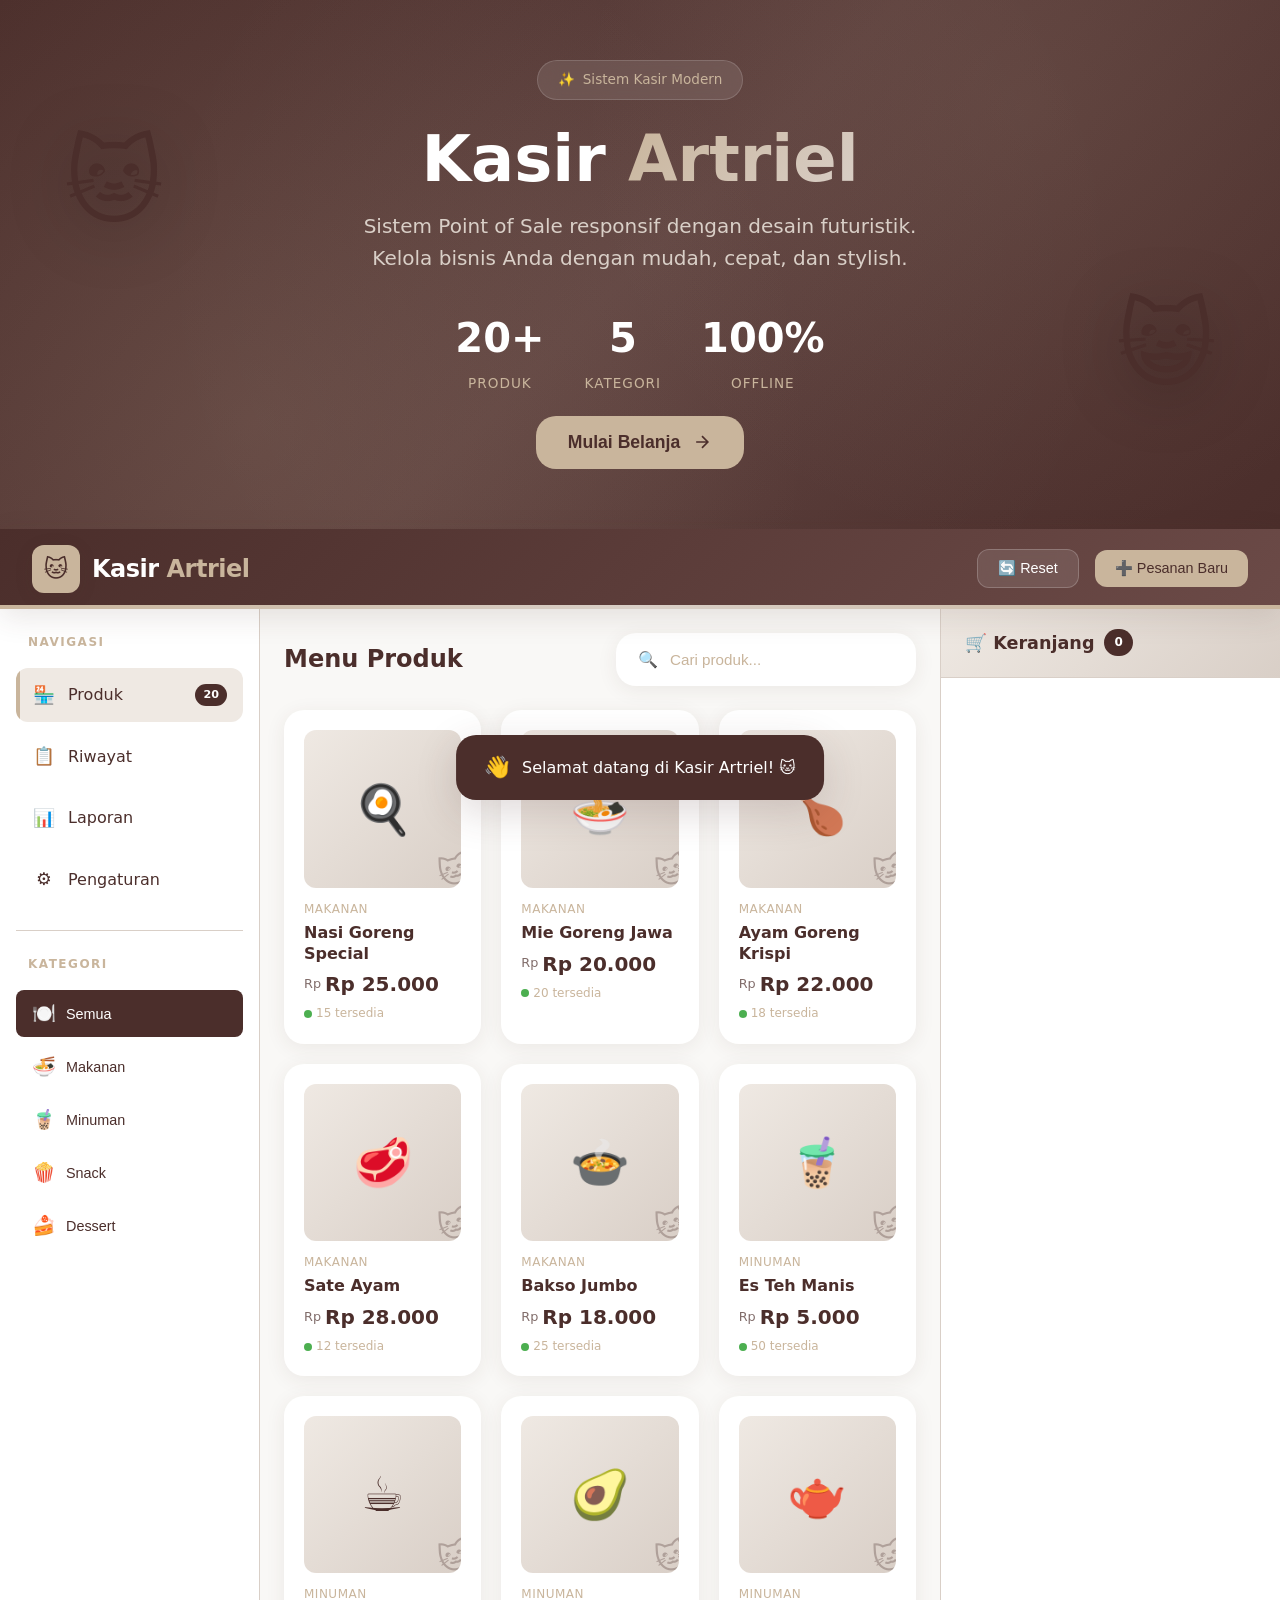
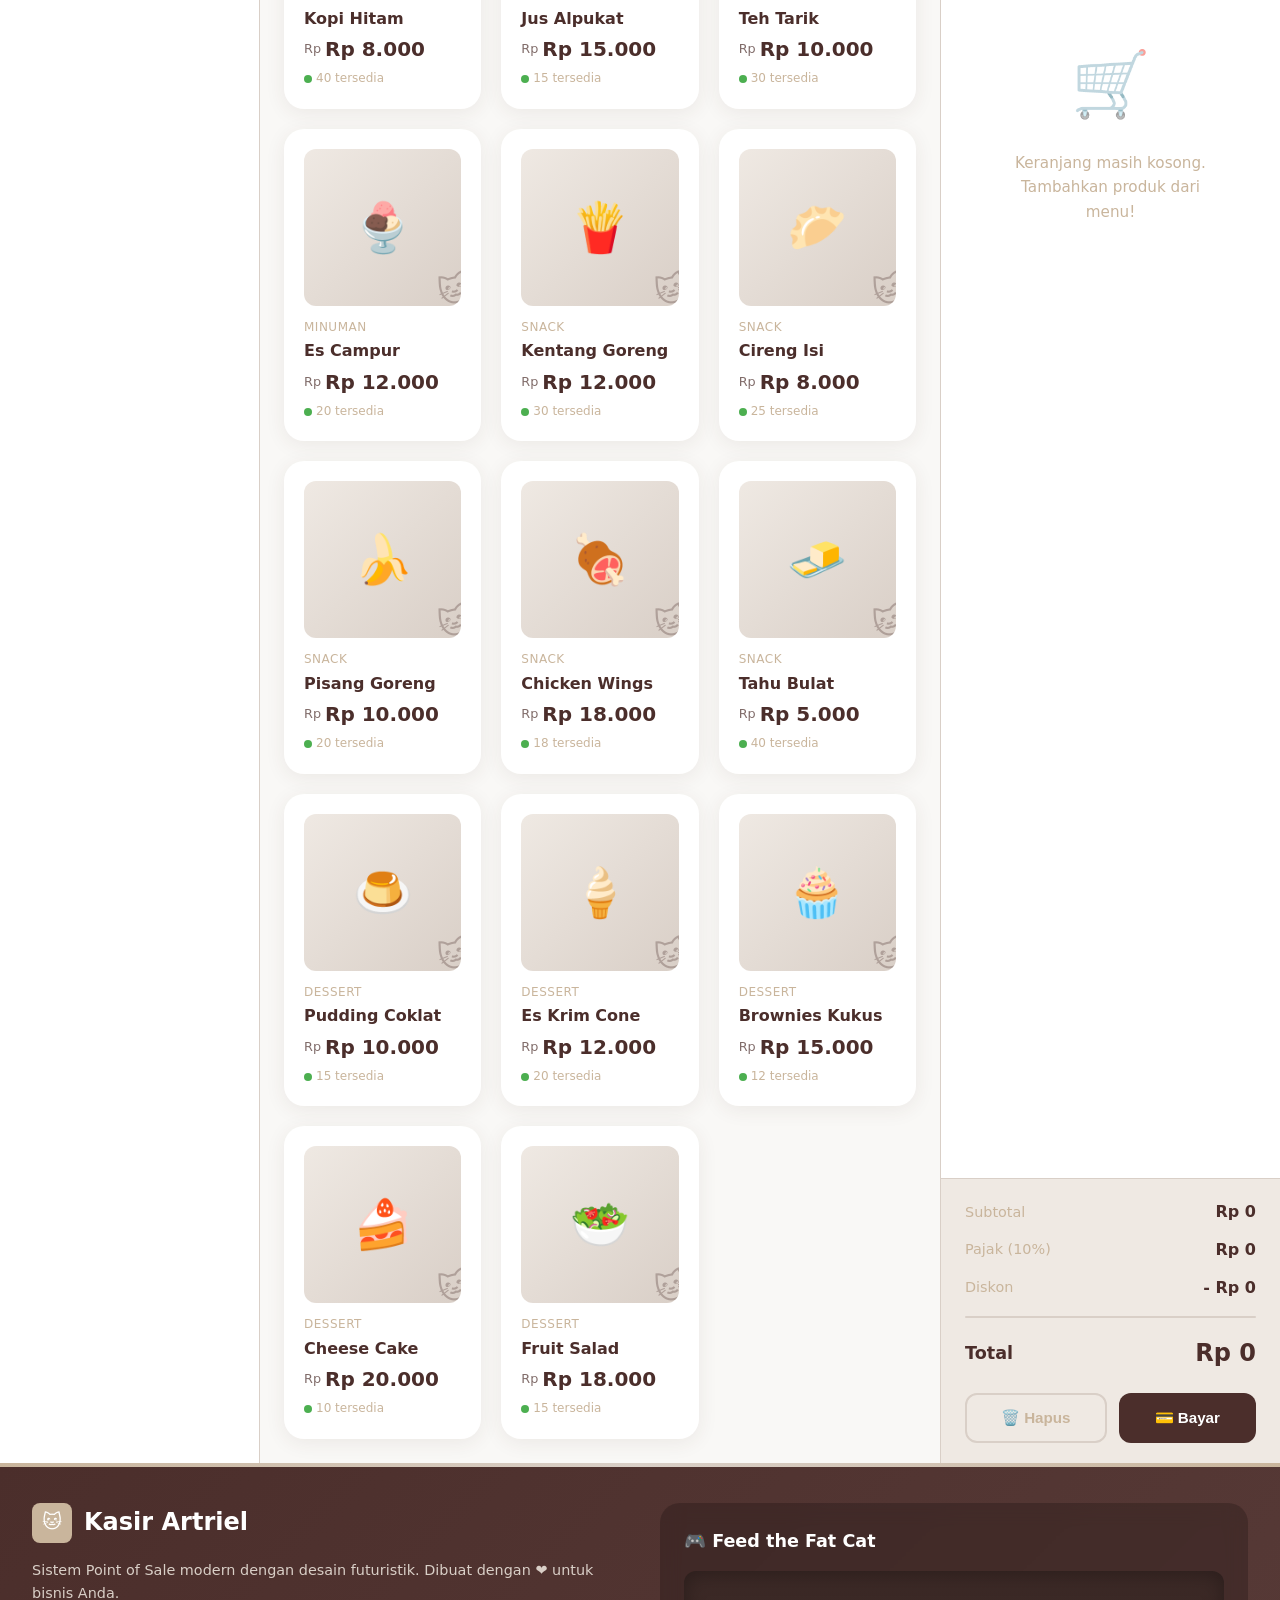
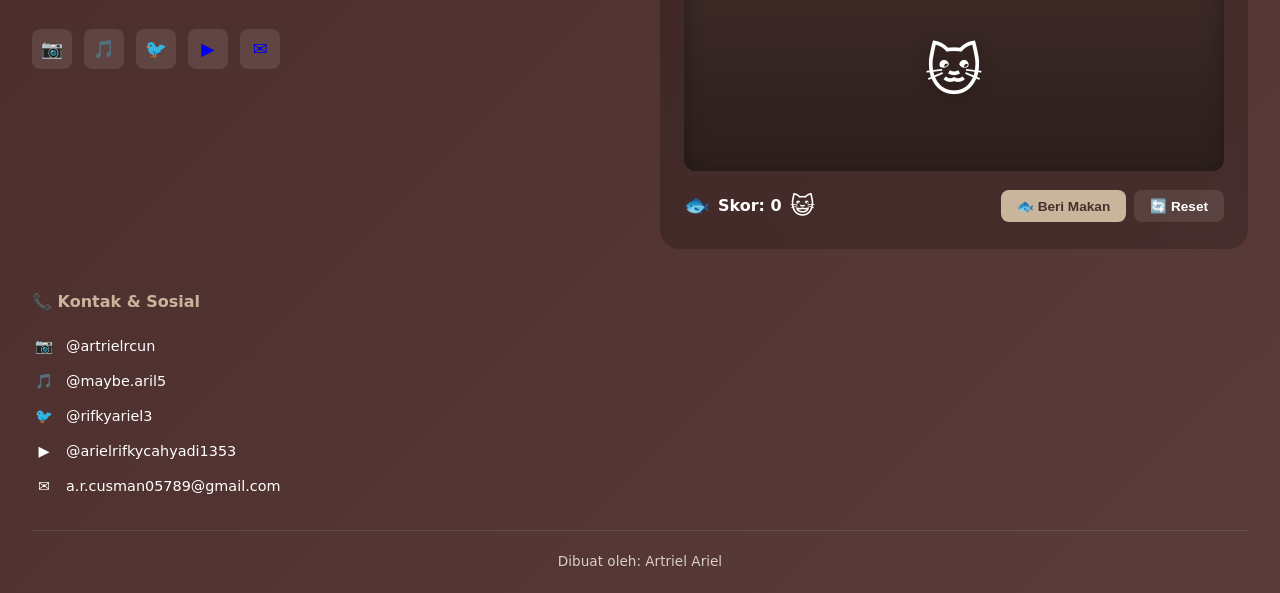
<file: kasir-artriel/index.html>
<!DOCTYPE html>
<html lang="id">
<head>
  <meta charset="UTF-8">
  <meta name="viewport" content="width=device-width, initial-scale=1.0">
  <title>Kasir Artriel - Sistem Point of Sale</title>
  
  <!-- External Stylesheet -->
  <link rel="stylesheet" href="style.css">
  
  <!-- Preconnect for fonts -->
  <link rel="preconnect" href="https://fonts.googleapis.com">
  <link rel="preconnect" href="https://fonts.gstatic.com" crossorigin>
</head>
<body>
  <!-- ========================================
       HERO SECTION - Landing Page
       ======================================== -->
  <section class="hero">
    <!-- Floating Cats -->
    <div class="hero-cat left">🐱</div>
    <div class="hero-cat right">😺</div>
    
    <div class="hero-content">
      <div class="hero-badge">
        <span>✨</span>
        <span>Sistem Kasir Modern</span>
      </div>
      
      <h1 class="hero-title">
        Kasir <span>Artriel</span>
      </h1>
      
      <p class="hero-subtitle">
        Sistem Point of Sale responsif dengan desain futuristik. 
        Kelola bisnis Anda dengan mudah, cepat, dan stylish.
      </p>
      
      <div class="hero-stats">
        <div class="hero-stat">
          <span class="hero-stat-value">20+</span>
          <span class="hero-stat-label">Produk</span>
        </div>
        <div class="hero-stat">
          <span class="hero-stat-value">5</span>
          <span class="hero-stat-label">Kategori</span>
        </div>
        <div class="hero-stat">
          <span class="hero-stat-value">100%</span>
          <span class="hero-stat-label">Offline</span>
        </div>
      </div>
      
      <button class="hero-cta" id="startShoppingBtn">
        <span>Mulai Belanja</span>
        <svg viewBox="0 0 24 24" fill="none" stroke="currentColor" stroke-width="2">
          <path d="M5 12h14M12 5l7 7-7 7"/>
        </svg>
      </button>
    </div>
  </section>

  <!-- ========================================
       MAIN APPLICATION CONTAINER
       ======================================== -->
  <div class="app-container">
    
    <!-- HEADER -->
    <header class="header">
      <div class="logo">
        <div class="logo-icon">🐱</div>
        <div class="logo-text">Kasir <span>Artriel</span></div>
      </div>
      <div class="header-actions">
        <button class="header-btn" id="resetBtn">🔄 Reset</button>
        <button class="header-btn primary" id="newOrderBtn">➕ Pesanan Baru</button>
      </div>
    </header>

    <!-- SIDEBAR - LEFT COLUMN -->
    <aside class="sidebar">
      <div class="sidebar-title">Navigasi</div>
      
      <div class="nav-item active" data-view="products">
        <span class="nav-icon">🏪</span>
        <span>Produk</span>
        <span class="nav-badge">20</span>
      </div>
      
      <div class="nav-item" data-view="history">
        <span class="nav-icon">📋</span>
        <span>Riwayat</span>
      </div>
      
      <div class="nav-item" data-view="reports">
        <span class="nav-icon">📊</span>
        <span>Laporan</span>
      </div>
      
      <div class="nav-item" data-view="settings">
        <span class="nav-icon">⚙️</span>
        <span>Pengaturan</span>
      </div>

      <div class="sidebar-divider"></div>

      <div class="sidebar-title">Kategori</div>
      
      <div class="category-filters">
        <button class="category-btn active" data-category="all">
          <span class="emoji">🍽️</span>
          <span>Semua</span>
        </button>
        <button class="category-btn" data-category="makanan">
          <span class="emoji">🍜</span>
          <span>Makanan</span>
        </button>
        <button class="category-btn" data-category="minuman">
          <span class="emoji">🧋</span>
          <span>Minuman</span>
        </button>
        <button class="category-btn" data-category="snack">
          <span class="emoji">🍿</span>
          <span>Snack</span>
        </button>
        <button class="category-btn" data-category="dessert">
          <span class="emoji">🍰</span>
          <span>Dessert</span>
        </button>
      </div>
    </aside>

    <!-- MAIN CONTENT - CENTER COLUMN -->
    <main class="main-content">
      <div class="content-header">
        <h1 class="content-title">Menu Produk</h1>
        <div class="search-box">
          <span>🔍</span>
          <input type="text" id="searchInput" placeholder="Cari produk...">
        </div>
      </div>

      <div class="product-grid" id="productGrid">
        <!-- Products will be rendered here by JavaScript -->
      </div>
    </main>

    <!-- CART PANEL - RIGHT COLUMN -->
    <aside class="cart-panel">
      <div class="cart-header">
        <h2 class="cart-title">
          🛒 Keranjang
          <span class="cart-count" id="cartCount">0</span>
        </h2>
      </div>

      <div class="cart-items" id="cartItems">
        <!-- Cart items will be rendered here -->
        <div class="cart-empty">
          <div class="cart-empty-icon">🛒</div>
          <p class="cart-empty-text">Keranjang masih kosong.<br>Tambahkan produk dari menu!</p>
        </div>
      </div>

      <div class="cart-summary">
        <div class="summary-row">
          <span class="summary-label">Subtotal</span>
          <span class="summary-value" id="subtotal">Rp 0</span>
        </div>
        <div class="summary-row">
          <span class="summary-label">Pajak (10%)</span>
          <span class="summary-value" id="tax">Rp 0</span>
        </div>
        <div class="summary-row">
          <span class="summary-label">Diskon</span>
          <span class="summary-value" id="discount">- Rp 0</span>
        </div>
        
        <div class="summary-divider"></div>
        
        <div class="summary-total">
          <span class="summary-total-label">Total</span>
          <span class="summary-total-value" id="total">Rp 0</span>
        </div>

        <div class="cart-actions">
          <button class="cart-btn clear" id="clearCartBtn">🗑️ Hapus</button>
          <button class="cart-btn checkout" id="checkoutBtn">💳 Bayar</button>
        </div>
      </div>
    </aside>

    <!-- FOOTER -->
    <footer class="footer">
      <div class="footer-content">
        <!-- Brand & Social -->
        <div class="footer-brand">
          <div class="footer-logo">
            <div class="footer-logo-icon">🐱</div>
            <span>Kasir Artriel</span>
          </div>
          <p class="footer-tagline">
            Sistem Point of Sale modern dengan desain futuristik. 
            Dibuat dengan ❤️ untuk bisnis Anda.
          </p>
          <div class="footer-social">
            <a href="https://instagram.com/artrielrcun" target="_blank" class="social-link" title="Instagram">📷</a>
            <a href="https://tiktok.com/@maybe.aril5" target="_blank" class="social-link" title="TikTok">🎵</a>
            <a href="https://twitter.com/rifkyariel3" target="_blank" class="social-link" title="X">🐦</a>
            <a href="https://youtube.com/@arielrifkycahyadi1353" target="_blank" class="social-link" title="YouTube">▶️</a>
            <a href="mailto:a.r.cusman05789@gmail.com" class="social-link" title="Email">✉️</a>
          </div>
        </div>

        <!-- Mini-Game: Feed the Fat Cat -->
        <div class="minigame-container">
          <div class="minigame-title">
            🎮 Feed the Fat Cat
          </div>
          <div class="minigame-area" id="minigameArea">
            <div class="fat-cat" id="fatCat">🐱</div>
          </div>
          <div class="game-score">
            <div class="score-display">
              <span class="score-icon">🐟</span>
              <span>Skor: <strong id="gameScore">0</strong></span>
              <span class="cat-happiness" id="catHappiness">😺</span>
            </div>
            <div class="game-controls">
              <button class="game-btn feed" id="feedBtn">🐟 Beri Makan</button>
              <button class="game-btn reset" id="resetGameBtn">🔄 Reset</button>
            </div>
          </div>
        </div>

        <!-- Contact Details -->
        <div class="footer-contact">
          <div class="contact-title">📞 Kontak & Sosial</div>
          <div class="contact-item">
            <span class="contact-icon">📷</span>
            <span>@artrielrcun</span>
          </div>
          <div class="contact-item">
            <span class="contact-icon">🎵</span>
            <span>@maybe.aril5</span>
          </div>
          <div class="contact-item">
            <span class="contact-icon">🐦</span>
            <span>@rifkyariel3</span>
          </div>
          <div class="contact-item">
            <span class="contact-icon">▶️</span>
            <span>@arielrifkycahyadi1353</span>
          </div>
          <div class="contact-item">
            <span class="contact-icon">✉️</span>
            <span>a.r.cusman05789@gmail.com</span>
          </div>
        </div>
      </div>

      <div class="footer-bottom">
        Dibuat oleh: Artriel Ariel
      </div>
    </footer>
  </div>

  <!-- TOAST NOTIFICATION -->
  <div class="toast" id="toast">
    <span class="toast-icon">✅</span>
    <span class="toast-message" id="toastMessage">Produk ditambahkan!</span>
  </div>

  <!-- CHECKOUT MODAL -->
  <div class="modal-overlay" id="checkoutModal">
    <div class="modal">
      <div class="modal-icon">🎉</div>
      <h2 class="modal-title">Pesanan Selesai!</h2>
      <p class="modal-message" id="modalMessage">
        Terima kasih telah berbelanja di Kasir Artriel. 
        Total pembayaran: <strong id="modalTotal">Rp 0</strong>
      </p>
      <button class="modal-btn" id="closeModalBtn">Tutup</button>
    </div>
  </div>

  <!-- External JavaScript -->
  <script src="script.js"></script>
</body>
</html>
</file>
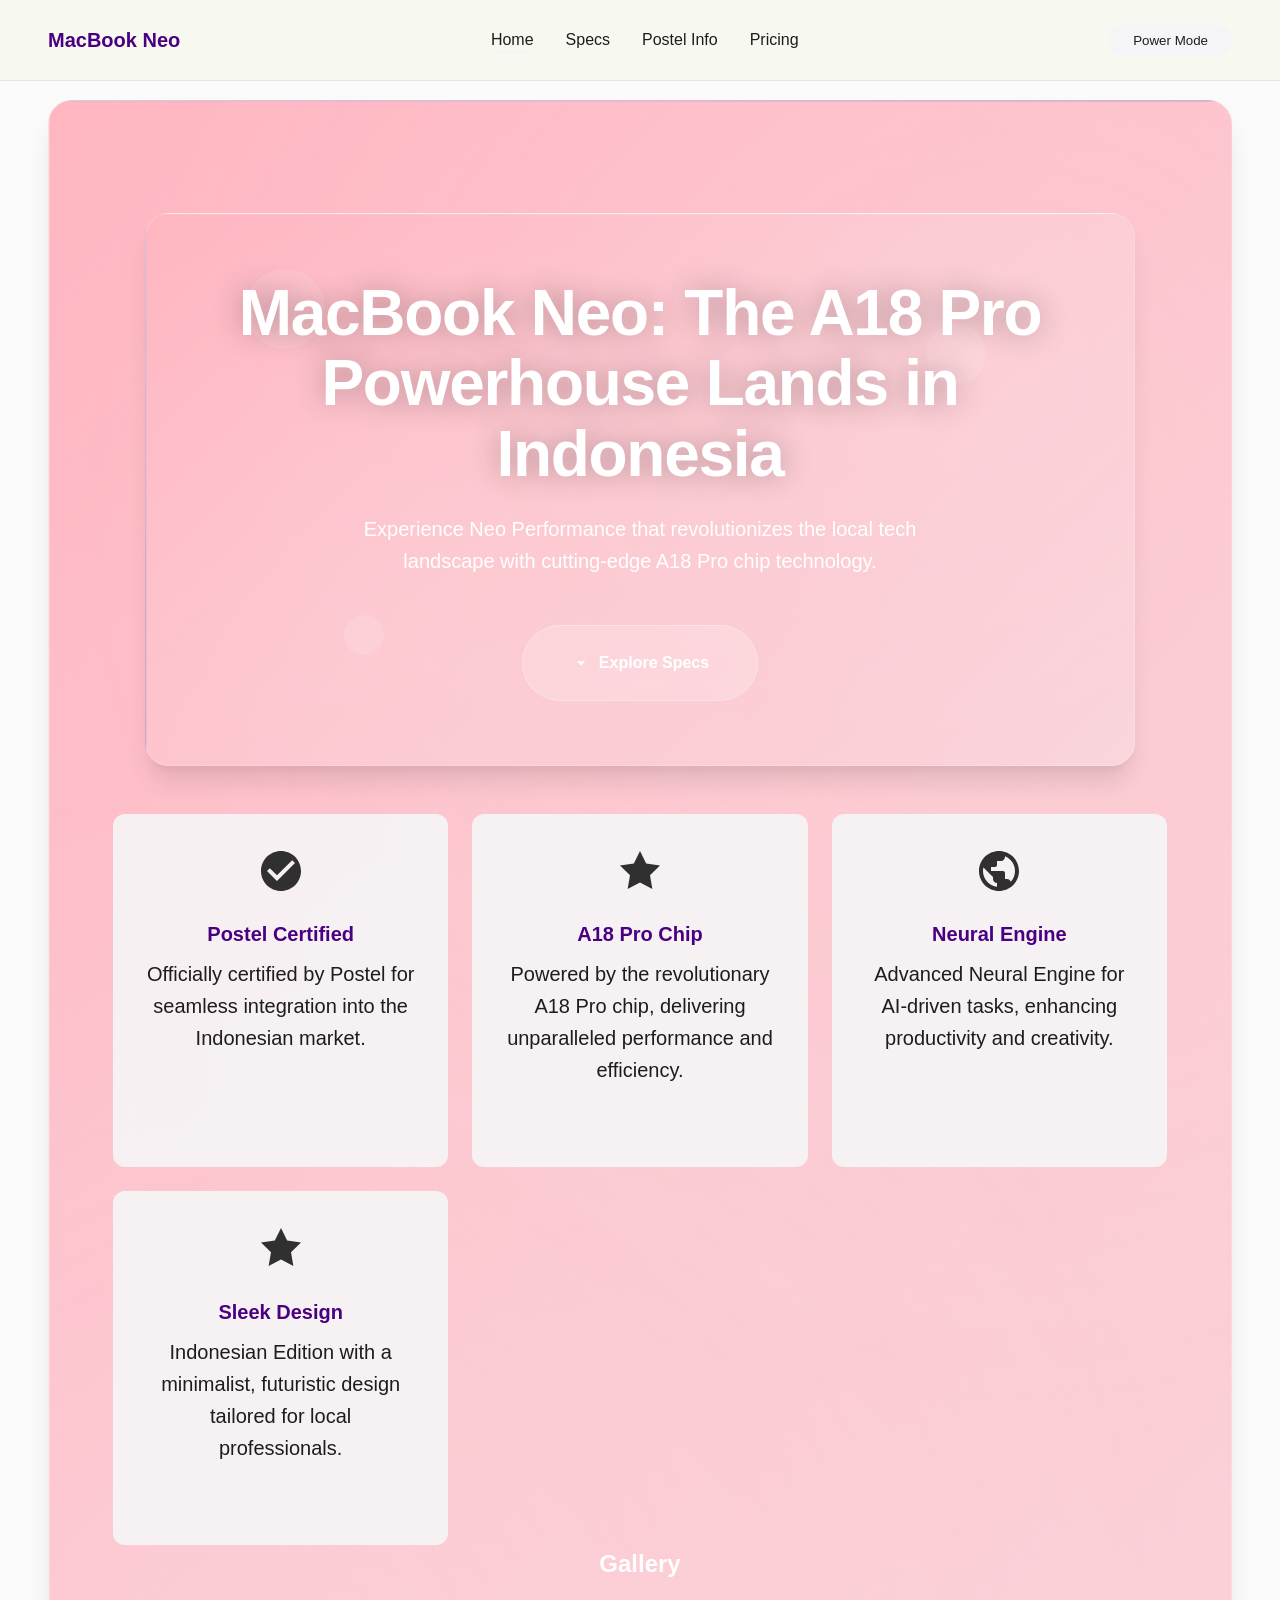
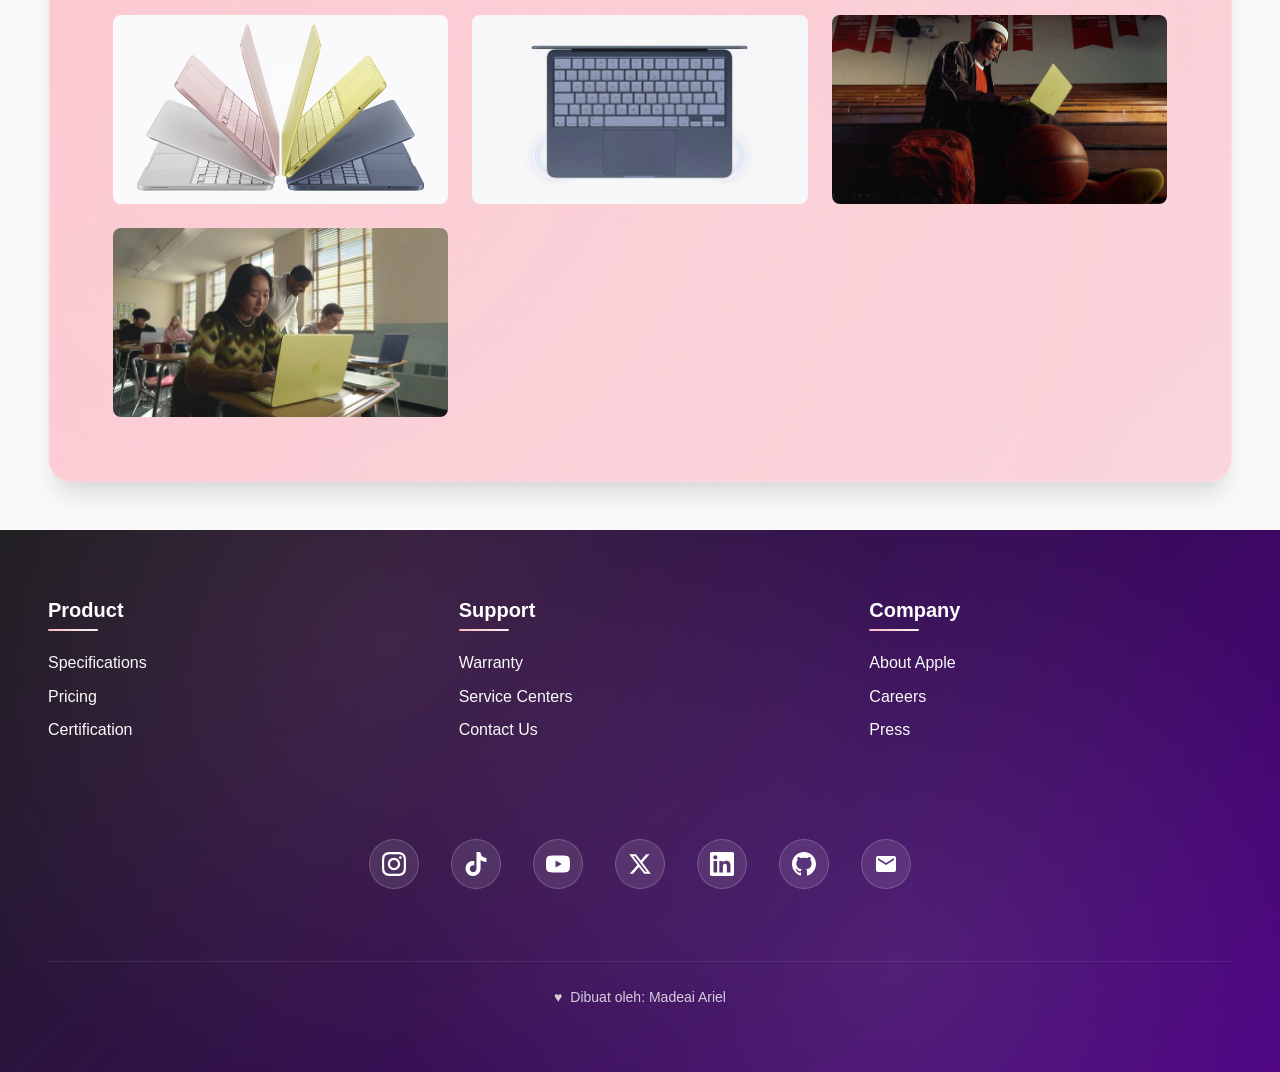
<file: neomac-by-madeai/index.html>
<!DOCTYPE html>
<html lang="id">
<head>
    <meta charset="UTF-8">
    <meta name="viewport" content="width=device-width, initial-scale=1.0">
    <title>MacBook Neo - A18 Pro di Indonesia</title>
    <link rel="stylesheet" href="css/styles.css">
</head>
<body>
    <header>
        <div class="header-content">
            <div class="logo">MacBook Neo</div>
            <nav>
                <ul>
                    <li><a href="#" data-section="hero">Home</a></li>
                    <li><a href="#" data-section="specs">Specs</a></li>
                    <li><a href="#" data-section="postel">Postel Info</a></li>
                    <li><a href="#" data-section="pricing">Pricing</a></li>
                </ul>
            </nav>
            <button id="power-toggle" class="btn btn-primary">Power Mode</button>
        </div>
    </header>

    <main>
        <section id="hero" class="active">
            <div id="hero">
                <div class="floating-element"></div>
                <div class="floating-element"></div>
                <div class="floating-element"></div>
                <div class="hero-content">
                    <h1>MacBook Neo: The A18 Pro Powerhouse Lands in Indonesia</h1>
                    <p>Experience Neo Performance that revolutionizes the local tech landscape with cutting-edge A18 Pro chip technology.</p>
                    <a href="#specs" class="cta-button" data-section="specs">
                        <svg width="20" height="20" viewBox="0 0 24 24" fill="currentColor">
                            <path d="M7 10l5 5 5-5z"/>
                        </svg>
                        Explore Specs
                    </a>
                </div>
            </div>
            <div class="container">
                <div class="bento-grid">
                    <div class="bento-card">
                        <img src="assets/certified-icon.svg" alt="Certified" class="bento-card-icon">
                        <h3>Postel Certified</h3>
                        <p>Officially certified by Postel for seamless integration into the Indonesian market.</p>
                    </div>
                    <div class="bento-card">
                        <img src="assets/chip-icon.svg" alt="A18 Pro Chip" class="bento-card-icon">
                        <h3>A18 Pro Chip</h3>
                        <p>Powered by the revolutionary A18 Pro chip, delivering unparalleled performance and efficiency.</p>
                    </div>
                    <div class="bento-card">
                        <img src="assets/neural-icon.svg" alt="Neural Engine" class="bento-card-icon">
                        <h3>Neural Engine</h3>
                        <p>Advanced Neural Engine for AI-driven tasks, enhancing productivity and creativity.</p>
                    </div>
                    <div class="bento-card">
                        <img src="assets/design-icon.svg" alt="Design" class="bento-card-icon">
                        <h3>Sleek Design</h3>
                        <p>Indonesian Edition with a minimalist, futuristic design tailored for local professionals.</p>
                    </div>
                </div>
                <h2>Gallery</h2>
                <div class="image-gallery">
                    <img src="assets/097055300_1772636773-Apple-MacBook-Neo-01.jpg" alt="MacBook Neo 01">
                    <img src="assets/072312100_1772637223-Apple-MacBook-Neo-02.jpg" alt="MacBook Neo 02">
                    <img src="assets/024904600_1772637194-Apple-MacBook-Neo-03.jpg" alt="MacBook Neo 03">
                    <img src="assets/025711800_1772637309-Apple-MacBook-Neo-04.jpg" alt="MacBook Neo 04">
                </div>
            </div>
        </section>

        <section id="specs">
            <div class="dashboard">
                <aside class="sidebar">
                    <nav class="sidebar-nav">
                        <a href="#" data-section="specs" class="active">
                            <img src="assets/macbook-icon.svg" alt="MacBook" width="20" height="20">
                            Overview
                        </a>
                        <a href="#" data-section="specs">
                            <img src="assets/chip-icon.svg" alt="Chip" width="20" height="20">
                            Processor
                        </a>
                        <a href="#" data-section="specs">
                            <img src="assets/neural-icon.svg" alt="Neural" width="20" height="20">
                            AI Features
                        </a>
                        <a href="#" data-section="specs">
                            <img src="assets/design-icon.svg" alt="Design" width="20" height="20">
                            Design
                        </a>
                    </nav>
                </aside>
                <div class="content-area">
                    <h2>Specifications</h2>
                    <div class="bento-grid">
                        <div class="bento-card">
                            <h3>Processor</h3>
                            <p>A18 Pro chip with 6-core CPU and 6-core GPU</p>
                        </div>
                        <div class="bento-card">
                            <h3>Memory</h3>
                            <p>Up to 32GB unified memory</p>
                        </div>
                        <div class="bento-card">
                            <h3>Storage</h3>
                            <p>Up to 2TB SSD</p>
                        </div>
                        <div class="bento-card">
                            <h3>Display</h3>
                            <p>14.2-inch Liquid Retina XDR display</p>
                        </div>
                        <div class="bento-card">
                            <h3>Battery</h3>
                            <p>Up to 18 hours of battery life</p>
                        </div>
                        <div class="bento-card">
                            <h3>Ports</h3>
                            <p>Thunderbolt 4, USB 4, HDMI, SDXC card slot</p>
                        </div>
                    </div>
                </div>
            </div>
        </section>

        <section id="postel">
            <div class="container">
                <h2>Postel Certification</h2>
                <div class="bento-grid">
                    <div class="bento-card">
                        <img src="assets/certified-icon.svg" alt="Certified" class="bento-card-icon">
                        <h3>Regulatory Compliance</h3>
                        <p>The MacBook Neo has been certified by Postel (Direktorat Jenderal Sumber Daya dan Perangkat Pos dan Informatika), ensuring compliance with Indonesian telecommunications and information technology standards.</p>
                    </div>
                    <div class="bento-card">
                        <h3>Market Integration</h3>
                        <p>This certification guarantees that the device meets all regulatory requirements for sale and use in Indonesia, providing peace of mind for consumers and businesses.</p>
                    </div>
                    <div class="bento-card">
                        <h3>Quality Assurance</h3>
                        <p>Postel certification ensures the highest standards of safety, electromagnetic compatibility, and performance for electronic devices in the Indonesian market.</p>
                    </div>
                </div>
            </div>
        </section>

        <section id="pricing">
            <div class="container">
                <h2>Pricing</h2>
                <div class="bento-grid">
                    <div class="bento-card">
                        <h3>Base Model</h3>
                        <p>Rp 25,000,000</p>
                        <ul>
                            <li>A18 Pro chip</li>
                            <li>16GB RAM</li>
                            <li>512GB SSD</li>
                        </ul>
                    </div>
                    <div class="bento-card">
                        <h3>Pro Model</h3>
                        <p>Rp 32,000,000</p>
                        <ul>
                            <li>A18 Pro chip</li>
                            <li>32GB RAM</li>
                            <li>1TB SSD</li>
                        </ul>
                    </div>
                    <div class="bento-card">
                        <h3>Max Model</h3>
                        <p>Rp 40,000,000</p>
                        <ul>
                            <li>A18 Pro chip</li>
                            <li>32GB RAM</li>
                            <li>2TB SSD</li>
                        </ul>
                    </div>
                </div>
            </div>
        </section>
    </main>

    <footer>
        <div class="footer-content">
            <div class="footer-grid">
                <div class="footer-section">
                    <h4>Product</h4>
                    <ul>
                        <li><a href="#specs">Specifications</a></li>
                        <li><a href="#pricing">Pricing</a></li>
                        <li><a href="#postel">Certification</a></li>
                    </ul>
                </div>
                <div class="footer-section">
                    <h4>Support</h4>
                    <ul>
                        <li><a href="#">Warranty</a></li>
                        <li><a href="#">Service Centers</a></li>
                        <li><a href="#">Contact Us</a></li>
                    </ul>
                </div>
                <div class="footer-section">
                    <h4>Company</h4>
                    <ul>
                        <li><a href="#">About Apple</a></li>
                        <li><a href="#">Careers</a></li>
                        <li><a href="#">Press</a></li>
                    </ul>
                </div>
            </div>
            <div class="social-links">
                <a href="https://instagram.com/madeai.ariel" target="_blank" rel="noopener" title="Instagram">
                    <svg width="24" height="24" viewBox="0 0 24 24" fill="currentColor">
                        <path d="M12 2.163c3.204 0 3.584.012 4.85.07 3.252.148 4.771 1.691 4.919 4.919.058 1.265.069 1.645.069 4.849 0 3.205-.012 3.584-.069 4.849-.149 3.225-1.664 4.771-4.919 4.919-1.266.058-1.644.07-4.85.07-3.204 0-3.584-.012-4.849-.07-3.26-.149-4.771-1.699-4.919-4.92-.058-1.265-.07-1.644-.07-4.849 0-3.204.013-3.583.07-4.849.149-3.227 1.664-4.771 4.919-4.919 1.266-.057 1.645-.069 4.849-.069zm0-2.163c-3.259 0-3.667.014-4.947.072-4.358.2-6.78 2.618-6.98 6.98-.059 1.281-.073 1.689-.073 4.948 0 3.259.014 3.668.072 4.948.2 4.358 2.618 6.78 6.98 6.98 1.281.058 1.689.072 4.948.072 3.259 0 3.668-.014 4.948-.072 4.354-.2 6.782-2.618 6.979-6.98.059-1.28.073-1.689.073-4.948 0-3.259-.014-3.667-.072-4.947-.196-4.354-2.617-6.78-6.979-6.98-1.281-.059-1.69-.073-4.949-.073zm0 5.838c-3.403 0-6.162 2.759-6.162 6.162s2.759 6.163 6.162 6.163 6.162-2.759 6.162-6.163c0-3.403-2.759-6.162-6.162-6.162zm0 10.162c-2.209 0-4-1.79-4-4 0-2.209 1.791-4 4-4s4 1.791 4 4c0 2.21-1.791 4-4 4zm6.406-11.845c-.796 0-1.441.645-1.441 1.44s.645 1.44 1.441 1.44c.795 0 1.439-.645 1.439-1.44s-.644-1.44-1.439-1.44z"/>
                    </svg>
                </a>
                <a href="https://tiktok.com/@madeai5" target="_blank" rel="noopener" title="TikTok">
                    <svg width="24" height="24" viewBox="0 0 24 24" fill="currentColor">
                        <path d="M12.525.02c1.31-.02 2.61-.01 3.91-.02.08 1.53.63 3.09 1.75 4.17 1.12 1.11 2.7 1.62 4.24 1.79v4.03c-1.44-.05-2.89-.35-4.2-.97-.57-.26-1.1-.59-1.62-.93-.01 2.92.01 5.84-.02 8.75-.08 1.4-.54 2.79-1.35 3.94-1.31 1.92-3.58 3.17-5.91 3.21-1.43.08-2.86-.31-4.08-1.03-2.02-1.19-3.44-3.37-3.65-5.71-.02-.5-.03-1-.01-1.49.18-1.9 1.12-3.72 2.58-4.96 1.66-1.44 3.98-2.13 6.15-1.72.02 1.48-.04 2.96-.04 4.44-.99-.32-2.15-.23-3.02.37-.63.41-1.11 1.04-1.36 1.75-.21.51-.15 1.07-.14 1.61.24 1.64 1.82 3.02 3.5 2.87 1.12-.01 2.19-.66 2.77-1.61.19-.33.4-.67.41-1.06.1-1.79.06-3.57.07-5.36.01-4.03-.01-8.05.02-12.07z"/>
                    </svg>
                </a>
                <a href="https://youtube.com/@MadeAIAriel" target="_blank" rel="noopener" title="YouTube">
                    <svg width="24" height="24" viewBox="0 0 24 24" fill="currentColor">
                        <path d="M23.498 6.186a3.016 3.016 0 0 0-2.122-2.136C19.505 3.545 12 3.545 12 3.545s-7.505 0-9.377.505A3.017 3.017 0 0 0 .502 6.186C0 8.07 0 12 0 12s0 3.93.502 5.814a3.016 3.016 0 0 0 2.122 2.136c1.871.505 9.376.505 9.376.505s7.505 0 9.377-.505a3.015 3.015 0 0 0 2.122-2.136C24 15.93 24 12 24 12s0-3.93-.502-5.814zM9.545 15.568V8.432L15.818 12l-6.273 3.568z"/>
                    </svg>
                </a>
                <a href="https://twitter.com/madeai_ariel" target="_blank" rel="noopener" title="Twitter/X">
                    <svg width="24" height="24" viewBox="0 0 24 24" fill="currentColor">
                        <path d="M18.244 2.25h3.308l-7.227 8.26 8.502 11.24H16.17l-5.214-6.817L4.99 21.75H1.68l7.73-8.835L1.254 2.25H8.08l4.713 6.231zm-1.161 17.52h1.833L7.084 4.126H5.117z"/>
                    </svg>
                </a>
                <a href="https://linkedin.com/in/madeai-ariel" target="_blank" rel="noopener" title="LinkedIn">
                    <svg width="24" height="24" viewBox="0 0 24 24" fill="currentColor">
                        <path d="M20.447 20.452h-3.554v-5.569c0-1.328-.027-3.037-1.852-3.037-1.853 0-2.136 1.445-2.136 2.939v5.667H9.351V9h3.414v1.561h.046c.477-.9 1.637-1.85 3.37-1.85 3.601 0 4.267 2.37 4.267 5.455v6.286zM5.337 7.433c-1.144 0-2.063-.926-2.063-2.065 0-1.138.92-2.063 2.063-2.063 1.14 0 2.064.925 2.064 2.063 0 1.139-.925 2.065-2.064 2.065zm1.782 13.019H3.555V9h3.564v11.452zM22.225 0H1.771C.792 0 0 .774 0 1.729v20.542C0 23.227.792 24 1.771 24h20.451C23.2 24 24 23.227 24 22.271V1.729C24 .774 23.2 0 22.222 0h.003z"/>
                    </svg>
                </a>
                <a href="https://github.com/madeai-ariel" target="_blank" rel="noopener" title="GitHub">
                    <svg width="24" height="24" viewBox="0 0 24 24" fill="currentColor">
                        <path d="M12 0c-6.626 0-12 5.373-12 12 0 5.302 3.438 9.8 8.207 11.387.599.111.793-.261.793-.577v-2.234c-3.338.726-4.033-1.416-4.033-1.416-.546-1.387-1.333-1.756-1.333-1.756-1.089-.745.083-.729.083-.729 1.205.084 1.839 1.237 1.839 1.237 1.07 1.834 2.807 1.304 3.492.997.107-.775.418-1.305.762-1.604-2.665-.305-5.467-1.334-5.467-5.931 0-1.311.469-2.381 1.236-3.221-.124-.303-.535-1.524.117-3.176 0 0 1.008-.322 3.301 1.23.957-.266 1.983-.399 3.003-.404 1.02.005 2.047.138 3.006.404 2.291-1.552 3.297-1.23 3.297-1.23.653 1.653.242 2.874.118 3.176.77.84 1.235 1.911 1.235 3.221 0 4.609-2.807 5.624-5.479 5.921.43.372.823 1.102.823 2.222v3.293c0 .319.192.694.801.576 4.765-1.589 8.199-6.086 8.199-11.386 0-6.627-5.373-12-12-12z"/>
                    </svg>
                </a>
                <a href="mailto:madeaircun@gmail.com" title="Email">
                    <svg width="24" height="24" viewBox="0 0 24 24" fill="currentColor">
                        <path d="M20 4H4c-1.1 0-1.99.9-1.99 2L2 18c0 1.1.9 2 2 2h16c1.1 0 2-.9 2-2V6c0-1.1-.9-2-2-2zm0 4l-8 5-8-5V6l8 5 8-5v2z"/>
                    </svg>
                </a>
            </div>
            <p class="creator">Dibuat oleh: Madeai Ariel</p>
        </div>
    </footer>

    <script src="js/app.js"></script>
</body>
</html>
</file>
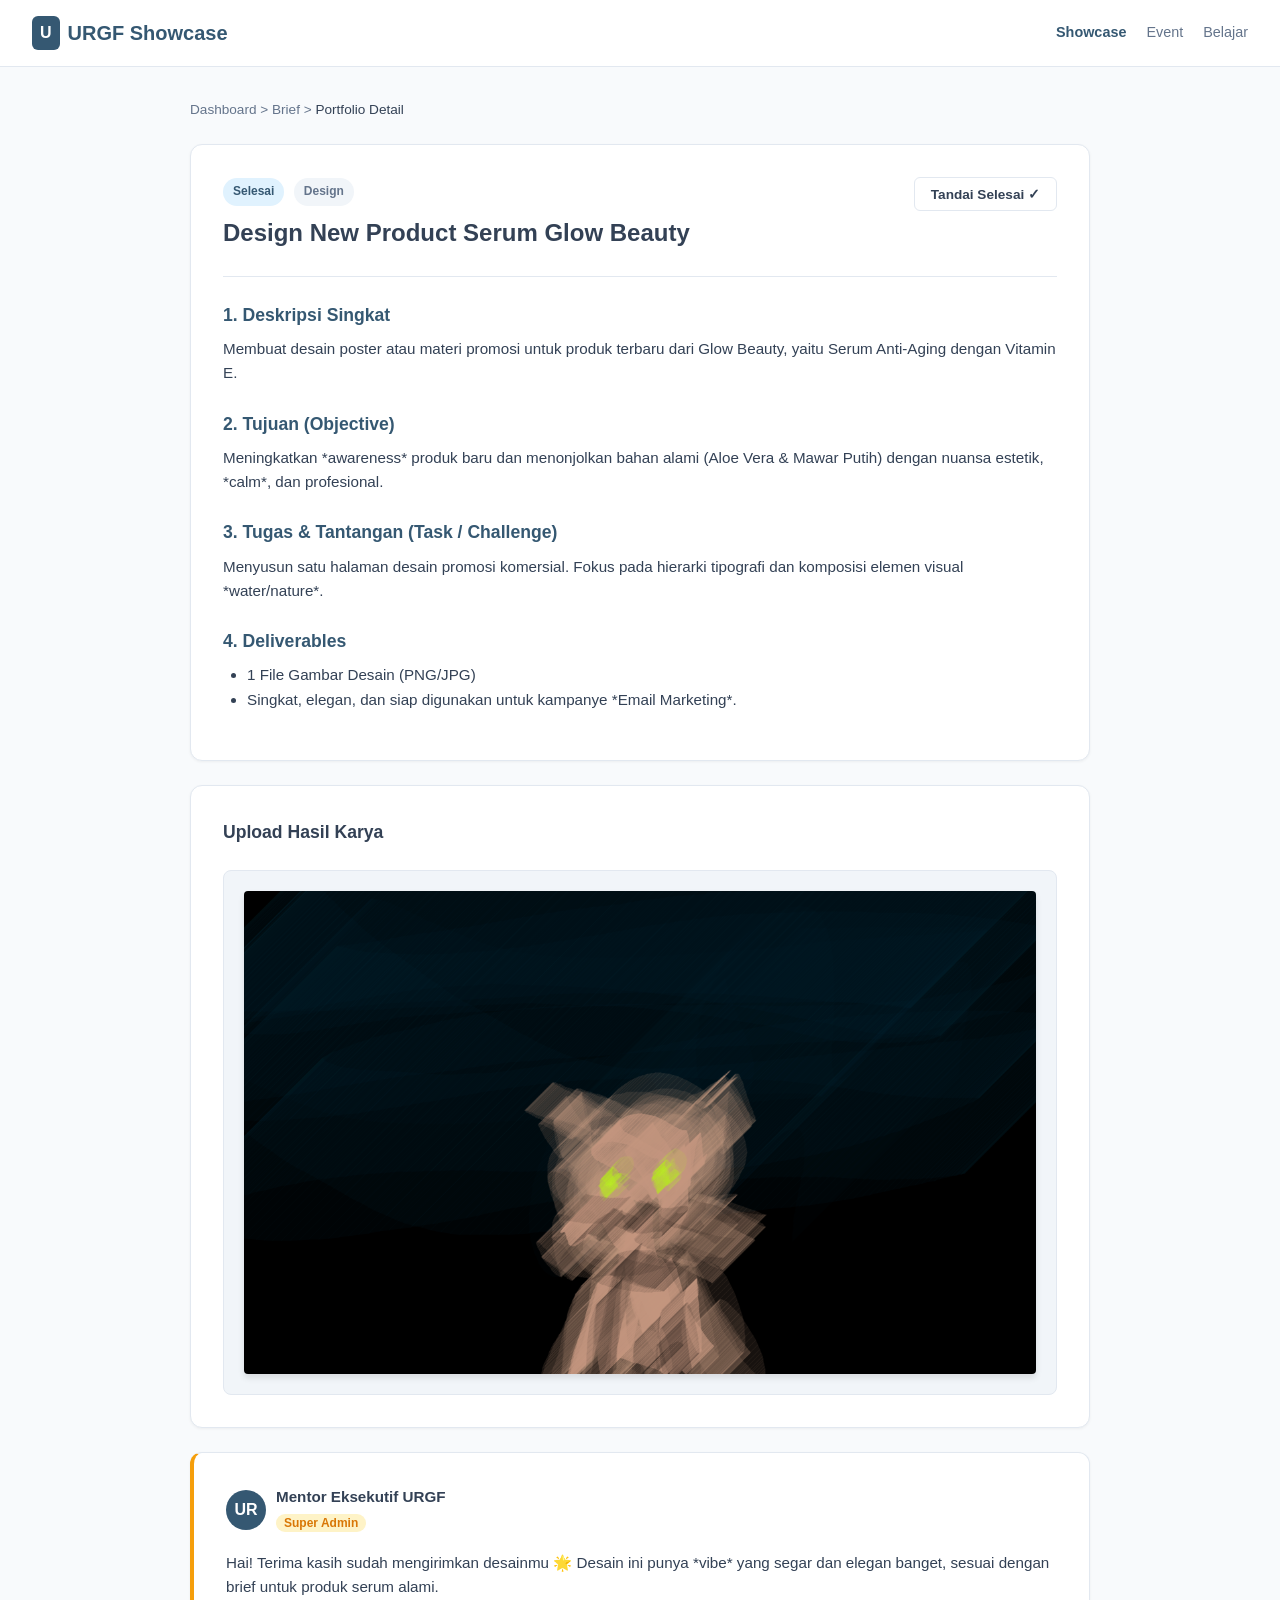
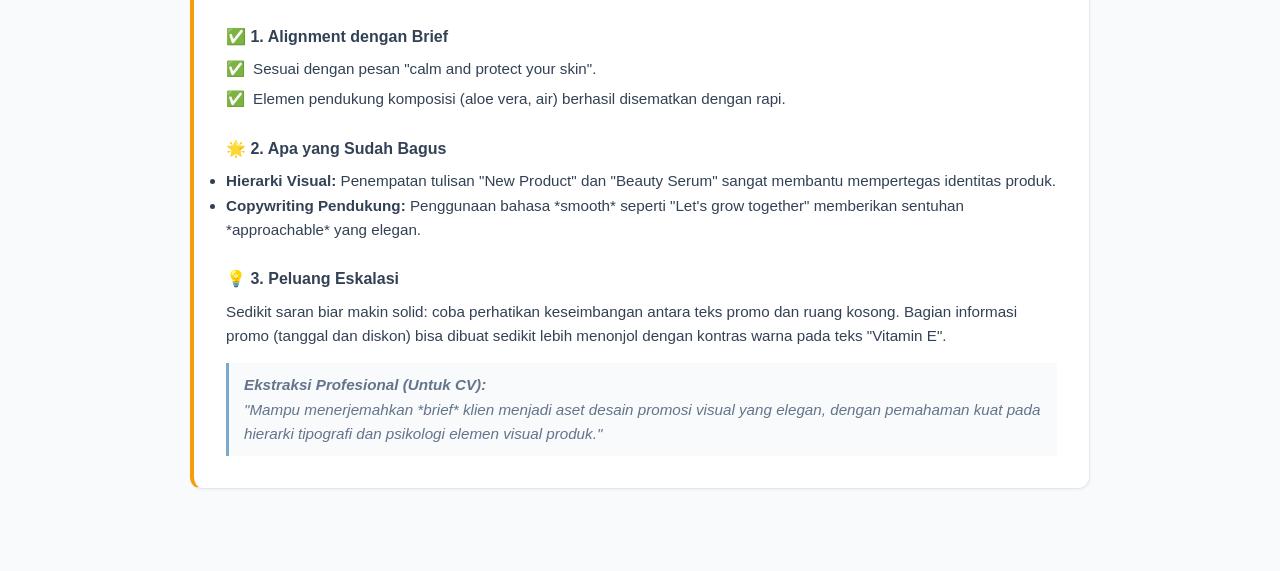
<file: urgf-showcase/dashboard/test-porto1/index.html>
<!DOCTYPE html>
<html lang="id">
<head>
    <meta charset="UTF-8">
    <meta name="viewport" content="width=device-width, initial-scale=1.0">
    <title>URGF Portfolio Showcase - Ariel</title>
    <link rel="stylesheet" href="style.css">
</head>
<body>

    <nav class="navbar">
        <div class="logo">
            <span class="logo-icon">U</span>
            URGF Showcase
        </div>
        <div class="nav-links">
            <span style="color: var(--primary-color); font-weight: bold;">Showcase</span>
            <span>Event</span>
            <span>Belajar</span>
        </div>
    </nav>

    <main class="container">
        <div class="breadcrumb">
            Dashboard > Brief > <span style="color: var(--text-main); font-weight: 500;">Portfolio Detail</span>
        </div>

        <div class="card">
            <div class="task-header">
                <div class="task-title-area">
                    <span class="badge">Selesai</span>
                    <span class="badge admin">Design</span>
                    <h1>Design New Product Serum Glow Beauty</h1>
                </div>
                <div class="btn-group">
                    <button class="btn" id="btnSelesai" onclick="toggleSelesai()">Tandai Selesai ✓</button>
                </div>
            </div>

            <div class="brief-section">
                <h3>1. Deskripsi Singkat</h3>
                <p>Membuat desain poster atau materi promosi untuk produk terbaru dari Glow Beauty, yaitu Serum Anti-Aging dengan Vitamin E.</p>

                <h3>2. Tujuan (Objective)</h3>
                <p>Meningkatkan *awareness* produk baru dan menonjolkan bahan alami (Aloe Vera & Mawar Putih) dengan nuansa estetik, *calm*, dan profesional.</p>

                <h3>3. Tugas & Tantangan (Task / Challenge)</h3>
                <p>Menyusun satu halaman desain promosi komersial. Fokus pada hierarki tipografi dan komposisi elemen visual *water/nature*.</p>

                <h3>4. Deliverables</h3>
                <ul>
                    <li>1 File Gambar Desain (PNG/JPG)</li>
                    <li>Singkat, elegan, dan siap digunakan untuk kampanye *Email Marketing*.</li>
                </ul>
            </div>
        </div>

        <div class="card">
            <h3 style="margin-bottom: 1.5rem; font-size: 1.1rem; color: var(--text-main);">Upload Hasil Karya</h3>
            <div class="image-showcase">
                <img src="Kambing Ceerdas 3.png" alt="Kambing Ceerdas - Karya Ariel" id="portfolioImage">
            </div>
        </div>

        <div class="card feedback-card">
            <div class="feedback-header">
                <div class="avatar">UR</div>
                <div class="reviewer-info">
                    <h4>Mentor Eksekutif URGF</h4>
                    <span>Super Admin</span>
                </div>
            </div>
            
            <div class="feedback-content">
                <p>Hai! Terima kasih sudah mengirimkan desainmu 🌟 Desain ini punya *vibe* yang segar dan elegan banget, sesuai dengan brief untuk produk serum alami.</p>

                <h5>✅ 1. Alignment dengan Brief</h5>
                <div class="check-item"><span>✅</span> Sesuai dengan pesan "calm and protect your skin".</div>
                <div class="check-item"><span>✅</span> Elemen pendukung komposisi (aloe vera, air) berhasil disematkan dengan rapi.</div>

                <h5>🌟 2. Apa yang Sudah Bagus</h5>
                <ul>
                    <li><strong>Hierarki Visual:</strong> Penempatan tulisan "New Product" dan "Beauty Serum" sangat membantu mempertegas identitas produk.</li>
                    <li><strong>Copywriting Pendukung:</strong> Penggunaan bahasa *smooth* seperti "Let's grow together" memberikan sentuhan *approachable* yang elegan.</li>
                </ul>

                <h5>💡 3. Peluang Eskalasi</h5>
                <p>Sedikit saran biar makin solid: coba perhatikan keseimbangan antara teks promo dan ruang kosong. Bagian informasi promo (tanggal dan diskon) bisa dibuat sedikit lebih menonjol dengan kontras warna pada teks "Vitamin E".</p>

                <div class="quote-box">
                    <strong>Ekstraksi Profesional (Untuk CV):</strong><br>
                    "Mampu menerjemahkan *brief* klien menjadi aset desain promosi visual yang elegan, dengan pemahaman kuat pada hierarki tipografi dan psikologi elemen visual produk."
                </div>
            </div>
        </div>

    </main>

    <script src="script.js"></script>
</body>
</html>
</file>
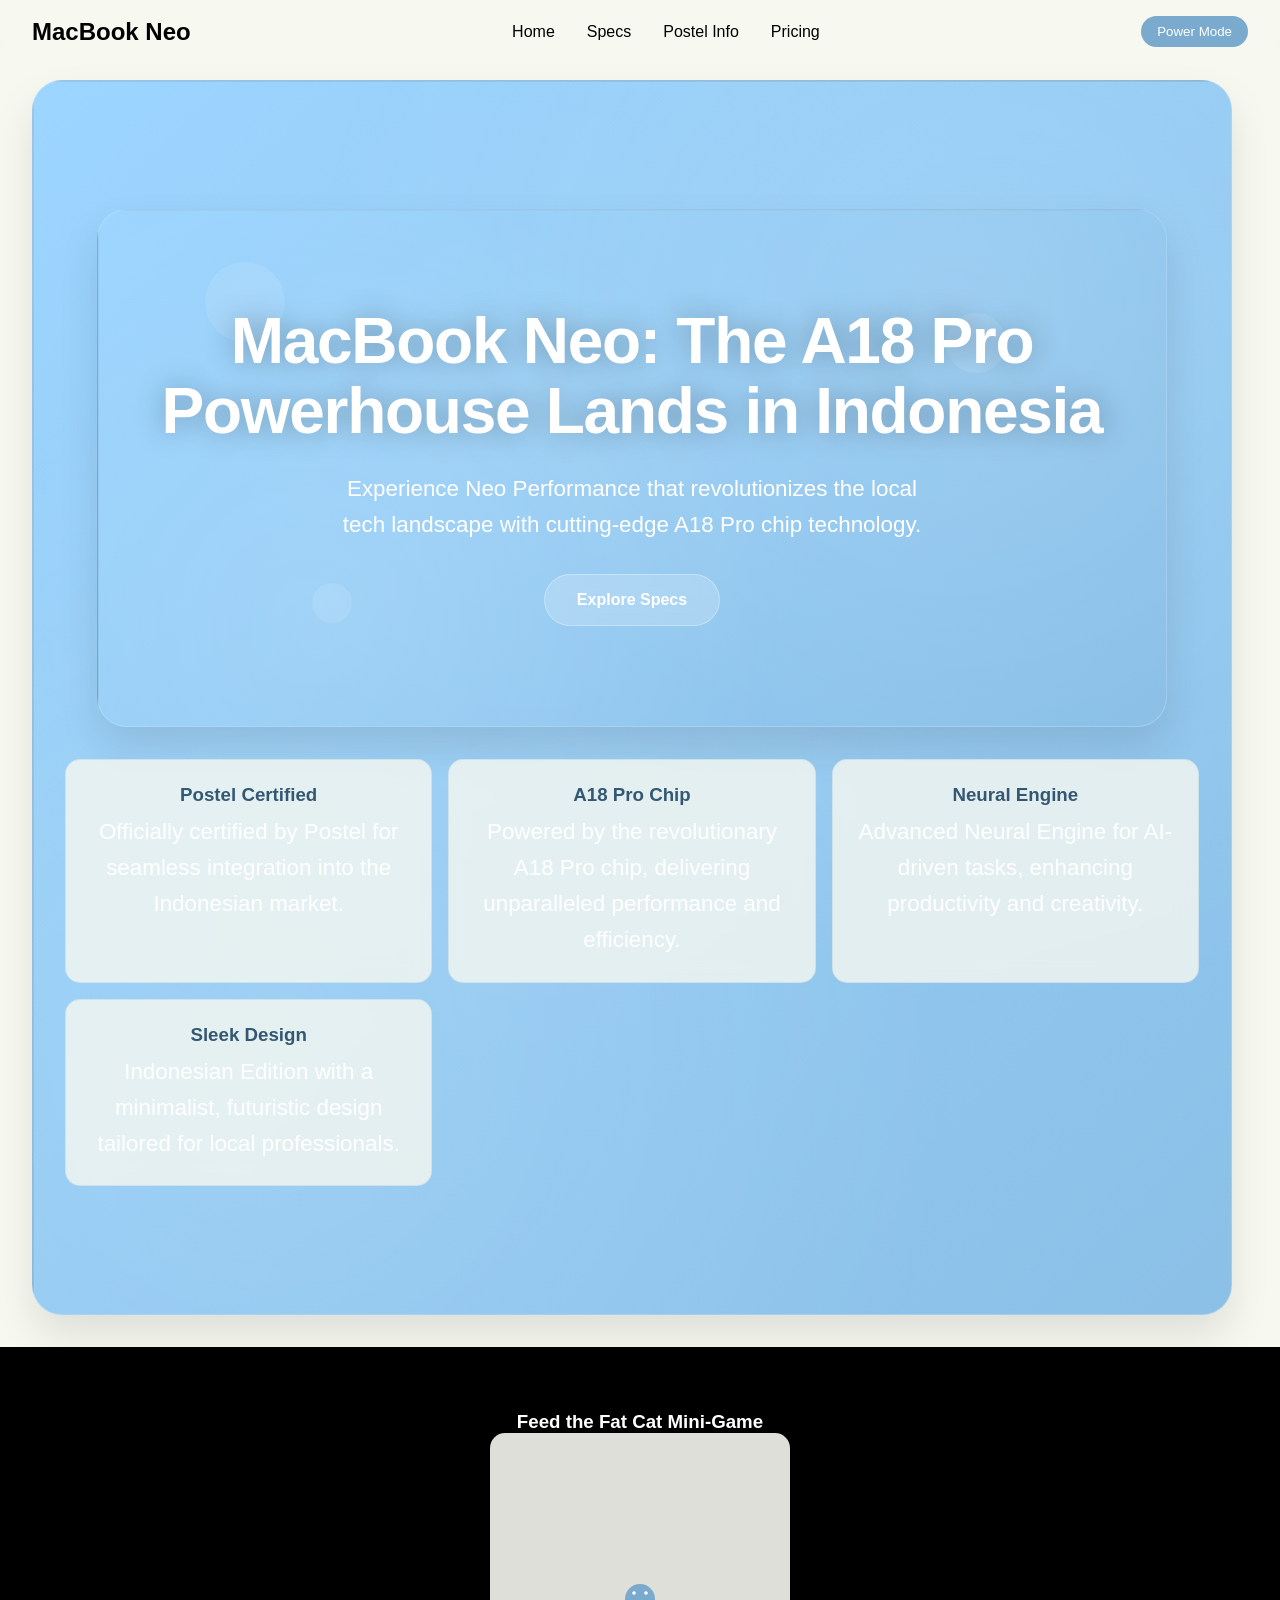
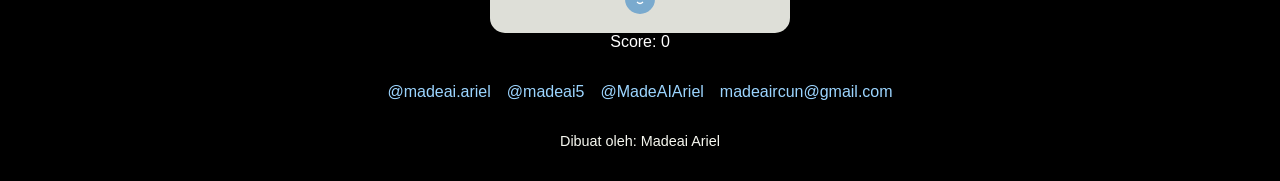
<file: neomac-by-madeai/macbook-neo-landing-old.html>
<!DOCTYPE html>
<html lang="id">
<head>
    <meta charset="UTF-8">
    <meta name="viewport" content="width=device-width, initial-scale=1.0">
    <title>MacBook Neo - A18 Pro di Indonesia</title>
    <style>
        /* CSS Variables for MadeAI Brand Palette */
        :root {
            --neural-black: #000000;
            --deep-blue: #355872;
            --muted-blue: #7AAACE;
            --light-cyan: #9CD5FF;
            --off-white: #F7F8F0;
            --pure-white: #FFFFFF;
        }

        /* Global Styles */
        * {
            margin: 0;
            padding: 0;
            box-sizing: border-box;
        }

        body {
            font-family: 'Segoe UI', Tahoma, Geneva, Verdana, sans-serif;
            background-color: var(--off-white);
            color: var(--neural-black);
            transition: all 0.3s ease;
            overflow-x: hidden;
        }

        body.high-performance {
            background-color: var(--deep-blue);
            color: var(--pure-white);
        }

        /* Header and Navigation */
        header {
            position: fixed;
            top: 0;
            width: 100%;
            background: rgba(247, 248, 240, 0.9);
            backdrop-filter: blur(10px);
            z-index: 1000;
            padding: 1rem 2rem;
            display: flex;
            justify-content: space-between;
            align-items: center;
            transition: all 0.3s ease;
        }

        body.high-performance header {
            background: rgba(53, 88, 114, 0.9);
        }

        nav ul {
            list-style: none;
            display: flex;
            gap: 2rem;
        }

        nav a {
            text-decoration: none;
            color: var(--neural-black);
            font-weight: 500;
            transition: color 0.3s ease;
        }

        body.high-performance nav a {
            color: var(--pure-white);
        }

        nav a:hover {
            color: var(--muted-blue);
        }

        #power-toggle {
            background: var(--muted-blue);
            border: none;
            color: var(--pure-white);
            padding: 0.5rem 1rem;
            border-radius: 20px;
            cursor: pointer;
            transition: all 0.3s ease;
        }

        #power-toggle.active {
            background: var(--deep-blue);
        }

        /* Main Content */
        main {
            margin-top: 80px;
            min-height: calc(100vh - 160px);
        }

        section {
            display: none;
            padding: 2rem;
            max-width: 1200px;
            margin: 0 auto;
        }

        section.active {
            display: block;
        }

        /* Hero Section - Modern Styling */
        #hero {
            text-align: center;
            background: linear-gradient(135deg, var(--light-cyan), var(--muted-blue), var(--deep-blue));
            background-size: 400% 400%;
            animation: gradientShift 8s ease infinite;
            color: var(--pure-white);
            padding: 6rem 2rem;
            border-radius: 30px;
            margin: 2rem;
            position: relative;
            overflow: hidden;
            box-shadow: 0 20px 40px rgba(0, 0, 0, 0.1);
            backdrop-filter: blur(20px);
            border: 1px solid rgba(255, 255, 255, 0.2);
        }

        @keyframes gradientShift {
            0% { background-position: 0% 50%; }
            50% { background-position: 100% 50%; }
            100% { background-position: 0% 50%; }
        }

        #hero::before {
            content: '';
            position: absolute;
            top: 0;
            left: 0;
            right: 0;
            bottom: 0;
            background: 
                radial-gradient(circle at 20% 80%, rgba(255, 255, 255, 0.1) 0%, transparent 50%),
                radial-gradient(circle at 80% 20%, rgba(255, 255, 255, 0.1) 0%, transparent 50%),
                radial-gradient(circle at 40% 40%, rgba(255, 255, 255, 0.05) 0%, transparent 50%);
            animation: float 6s ease-in-out infinite;
        }

        @keyframes float {
            0%, 100% { transform: translateY(0px) rotate(0deg); }
            33% { transform: translateY(-10px) rotate(1deg); }
            66% { transform: translateY(5px) rotate(-1deg); }
        }

        #hero h1 {
            font-size: 4rem;
            font-weight: 700;
            margin-bottom: 1.5rem;
            z-index: 1;
            position: relative;
            text-shadow: 0 0 30px rgba(0, 0, 0, 0.3);
            animation: fadeInUp 1s ease-out;
            letter-spacing: -0.02em;
            line-height: 1.1;
        }

        @keyframes fadeInUp {
            from {
                opacity: 0;
                transform: translateY(30px);
            }
            to {
                opacity: 1;
                transform: translateY(0);
            }
        }

        #hero p {
            font-size: 1.4rem;
            z-index: 1;
            position: relative;
            animation: fadeInUp 1s ease-out 0.3s both;
            max-width: 600px;
            margin: 0 auto;
            line-height: 1.6;
        }

        #hero .cta-button {
            display: inline-block;
            background: rgba(255, 255, 255, 0.2);
            backdrop-filter: blur(10px);
            color: var(--pure-white);
            padding: 1rem 2rem;
            border-radius: 50px;
            text-decoration: none;
            font-weight: 600;
            margin-top: 2rem;
            transition: all 0.3s ease;
            border: 1px solid rgba(255, 255, 255, 0.3);
            animation: fadeInUp 1s ease-out 0.6s both;
            position: relative;
            overflow: hidden;
        }

        #hero .cta-button::before {
            content: '';
            position: absolute;
            top: 0;
            left: -100%;
            width: 100%;
            height: 100%;
            background: linear-gradient(90deg, transparent, rgba(255, 255, 255, 0.2), transparent);
            transition: left 0.5s;
        }

        #hero .cta-button:hover::before {
            left: 100%;
        }

        #hero .cta-button:hover {
            transform: translateY(-3px);
            box-shadow: 0 10px 25px rgba(0, 0, 0, 0.2);
        }

        /* Floating Elements */
        .floating-element {
            position: absolute;
            background: rgba(255, 255, 255, 0.1);
            border-radius: 50%;
            animation: floatRandom 10s ease-in-out infinite;
        }

        .floating-element:nth-child(1) {
            width: 80px;
            height: 80px;
            top: 10%;
            left: 10%;
            animation-delay: 0s;
        }

        .floating-element:nth-child(2) {
            width: 60px;
            height: 60px;
            top: 20%;
            right: 15%;
            animation-delay: 2s;
        }

        .floating-element:nth-child(3) {
            width: 40px;
            height: 40px;
            bottom: 20%;
            left: 20%;
            animation-delay: 4s;
        }

        @keyframes floatRandom {
            0%, 100% {
                transform: translateY(0px) translateX(0px) scale(1);
            }
            25% {
                transform: translateY(-20px) translateX(10px) scale(1.1);
            }
            50% {
                transform: translateY(-10px) translateX(-15px) scale(0.9);
            }
            75% {
                transform: translateY(-30px) translateX(5px) scale(1.05);
            }
        }

        /* Bento Grid for Features */
        .bento-grid {
            display: grid;
            grid-template-columns: repeat(auto-fit, minmax(300px, 1fr));
            gap: 1rem;
            margin: 2rem 0;
        }

        .bento-card {
            background: rgba(247, 248, 240, 0.8);
            backdrop-filter: blur(10px);
            border-radius: 15px;
            padding: 1.5rem;
            transition: all 0.3s ease;
            border: 1px solid rgba(122, 170, 206, 0.2);
        }

        body.high-performance .bento-card {
            background: rgba(53, 88, 114, 0.8);
            border-color: rgba(156, 213, 255, 0.2);
        }

        .bento-card:hover {
            transform: translateY(-5px);
            box-shadow: 0 10px 30px rgba(0, 0, 0, 0.1);
        }

        .bento-card h3 {
            margin-bottom: 0.5rem;
            color: var(--deep-blue);
        }

        body.high-performance .bento-card h3 {
            color: var(--light-cyan);
        }

        /* Footer */
        footer {
            background: var(--neural-black);
            color: var(--pure-white);
            padding: 2rem;
            text-align: center;
            position: relative;
        }

        .footer-content {
            display: flex;
            flex-direction: column;
            align-items: center;
            gap: 1rem;
        }

        .social-links {
            display: flex;
            gap: 1rem;
            flex-wrap: wrap;
            justify-content: center;
        }

        .social-links a {
            color: var(--light-cyan);
            text-decoration: none;
            transition: color 0.3s ease;
        }

        .social-links a:hover {
            color: var(--muted-blue);
        }

        .creator {
            margin-top: 1rem;
            font-size: 0.9rem;
            color: var(--off-white);
        }

        /* Mini-Game */
        #mini-game {
            margin: 2rem 0;
            text-align: center;
        }

        #game-container {
            position: relative;
            width: 300px;
            height: 200px;
            margin: 0 auto;
            background: rgba(247, 248, 240, 0.9);
            backdrop-filter: blur(10px);
            border-radius: 15px;
            overflow: hidden;
        }

        body.high-performance #game-container {
            background: rgba(53, 88, 114, 0.9);
        }

        #cat {
            position: absolute;
            bottom: 10px;
            left: 50%;
            transform: translateX(-50%);
            width: 60px;
            height: 60px;
            transition: all 0.3s ease;
        }

        .food {
            position: absolute;
            width: 20px;
            height: 20px;
            background: var(--muted-blue);
            border-radius: 50%;
            cursor: pointer;
            animation: fall 3s linear infinite;
        }

        @keyframes fall {
            from { top: -20px; }
            to { top: 180px; }
        }

        /* Responsive Design */
        @media (max-width: 768px) {
            #hero h1 {
                font-size: 2.5rem;
            }

            #hero p {
                font-size: 1.1rem;
            }

            #hero {
                padding: 4rem 1rem;
            }

            .floating-element {
                width: 30px !important;
                height: 30px !important;
            }

            nav ul {
                flex-direction: column;
                gap: 1rem;
            }

            .bento-grid {
                grid-template-columns: 1fr;
            }
        }
    </style>
</head>
<body>
    <header>
        <h2>MacBook Neo</h2>
        <nav>
            <ul>
                <li><a href="#" data-section="hero">Home</a></li>
                <li><a href="#" data-section="specs">Specs</a></li>
                <li><a href="#" data-section="postel">Postel Info</a></li>
                <li><a href="#" data-section="pricing">Pricing</a></li>
            </ul>
        </nav>
        <button id="power-toggle">Power Mode</button>
    </header>

    <main>
        <section id="hero" class="active">
            <div id="hero">
                <div class="floating-element"></div>
                <div class="floating-element"></div>
                <div class="floating-element"></div>
                <h1>MacBook Neo: The A18 Pro Powerhouse Lands in Indonesia</h1>
                <p>Experience Neo Performance that revolutionizes the local tech landscape with cutting-edge A18 Pro chip technology.</p>
                <a href="#specs" class="cta-button" data-section="specs">Explore Specs</a>
            </div>
            <div class="bento-grid">
                <div class="bento-card">
                    <h3>Postel Certified</h3>
                    <p>Officially certified by Postel for seamless integration into the Indonesian market.</p>
                </div>
                <div class="bento-card">
                    <h3>A18 Pro Chip</h3>
                    <p>Powered by the revolutionary A18 Pro chip, delivering unparalleled performance and efficiency.</p>
                </div>
                <div class="bento-card">
                    <h3>Neural Engine</h3>
                    <p>Advanced Neural Engine for AI-driven tasks, enhancing productivity and creativity.</p>
                </div>
                <div class="bento-card">
                    <h3>Sleek Design</h3>
                    <p>Indonesian Edition with a minimalist, futuristic design tailored for local professionals.</p>
                </div>
            </div>
        </section>

        <section id="specs">
            <h2>Specifications</h2>
            <div class="bento-grid">
                <div class="bento-card">
                    <h3>Processor</h3>
                    <p>A18 Pro chip with 6-core CPU and 6-core GPU</p>
                </div>
                <div class="bento-card">
                    <h3>Memory</h3>
                    <p>Up to 32GB unified memory</p>
                </div>
                <div class="bento-card">
                    <h3>Storage</h3>
                    <p>Up to 2TB SSD</p>
                </div>
                <div class="bento-card">
                    <h3>Display</h3>
                    <p>14.2-inch Liquid Retina XDR display</p>
                </div>
            </div>
        </section>

        <section id="postel">
            <h2>Postel Certification</h2>
            <p>The MacBook Neo has been certified by Postel (Direktorat Jenderal Sumber Daya dan Perangkat Pos dan Informatika), ensuring compliance with Indonesian telecommunications and information technology standards. This certification guarantees that the device meets all regulatory requirements for sale and use in Indonesia.</p>
        </section>

        <section id="pricing">
            <h2>Pricing</h2>
            <div class="bento-grid">
                <div class="bento-card">
                    <h3>Base Model</h3>
                    <p>Rp 25,000,000 - A18 Pro, 16GB RAM, 512GB SSD</p>
                </div>
                <div class="bento-card">
                    <h3>Pro Model</h3>
                    <p>Rp 32,000,000 - A18 Pro, 32GB RAM, 1TB SSD</p>
                </div>
                <div class="bento-card">
                    <h3>Max Model</h3>
                    <p>Rp 40,000,000 - A18 Pro, 32GB RAM, 2TB SSD</p>
                </div>
            </div>
        </section>
    </main>

    <footer>
        <div id="mini-game">
            <h3>Feed the Fat Cat Mini-Game</h3>
            <div id="game-container">
                <svg id="cat" viewBox="0 0 100 100" xmlns="http://www.w3.org/2000/svg">
                    <circle cx="50" cy="60" r="25" fill="var(--muted-blue)" />
                    <circle cx="40" cy="50" r="3" fill="var(--pure-white)" />
                    <circle cx="60" cy="50" r="3" fill="var(--pure-white)" />
                    <path d="M45 65 Q50 70 55 65" stroke="var(--pure-white)" stroke-width="2" fill="none" />
                    <ellipse cx="50" cy="75" rx="5" ry="3" fill="var(--muted-blue)" />
                </svg>
            </div>
            <p>Score: <span id="score">0</span></p>
        </div>
        <div class="footer-content">
            <div class="social-links">
                <a href="https://instagram.com/madeai.ariel">@madeai.ariel</a>
                <a href="https://tiktok.com/@madeai5">@madeai5</a>
                <a href="https://youtube.com/@MadeAIAriel">@MadeAIAriel</a>
                <a href="mailto:madeaircun@gmail.com">madeaircun@gmail.com</a>
            </div>
            <p class="creator">Dibuat oleh: Madeai Ariel</p>
        </div>
    </footer>

    <script>
        // Navigation and Section Switching
        const navLinks = document.querySelectorAll('nav a');
        const ctaButton = document.querySelector('.cta-button');
        const sections = document.querySelectorAll('section');
        const powerToggle = document.getElementById('power-toggle');
        const body = document.body;

        function switchSection(targetSection) {
            sections.forEach(section => {
                section.classList.remove('active');
            });
            document.getElementById(targetSection).classList.add('active');
        }

        navLinks.forEach(link => {
            link.addEventListener('click', (e) => {
                e.preventDefault();
                const targetSection = e.target.getAttribute('data-section');
                switchSection(targetSection);
            });
        });

        ctaButton.addEventListener('click', (e) => {
            e.preventDefault();
            const targetSection = e.target.getAttribute('data-section');
            switchSection(targetSection);
        });

        // Power Toggle Functionality
        powerToggle.addEventListener('click', () => {
            body.classList.toggle('high-performance');
            powerToggle.classList.toggle('active');
            powerToggle.textContent = body.classList.contains('high-performance') ? 'High-Performance Mode' : 'Power Mode';
        });

        // Mini-Game Logic
        const gameContainer = document.getElementById('game-container');
        const cat = document.getElementById('cat');
        const scoreElement = document.getElementById('score');
        let score = 0;
        let catSize = 1;

        function createFood() {
            const food = document.createElement('div');
            food.className = 'food';
            food.style.left = Math.random() * 280 + 'px';
            gameContainer.appendChild(food);

            food.addEventListener('click', () => {
                score++;
                scoreElement.textContent = score;
                catSize += 0.05;
                cat.style.transform = `translateX(-50%) scale(${catSize})`;
                food.remove();
            });

            setTimeout(() => {
                if (food.parentNode) {
                    food.remove();
                }
            }, 3000);
        }

        setInterval(createFood, 2000);
    </script>
</body>
</html>
</file>
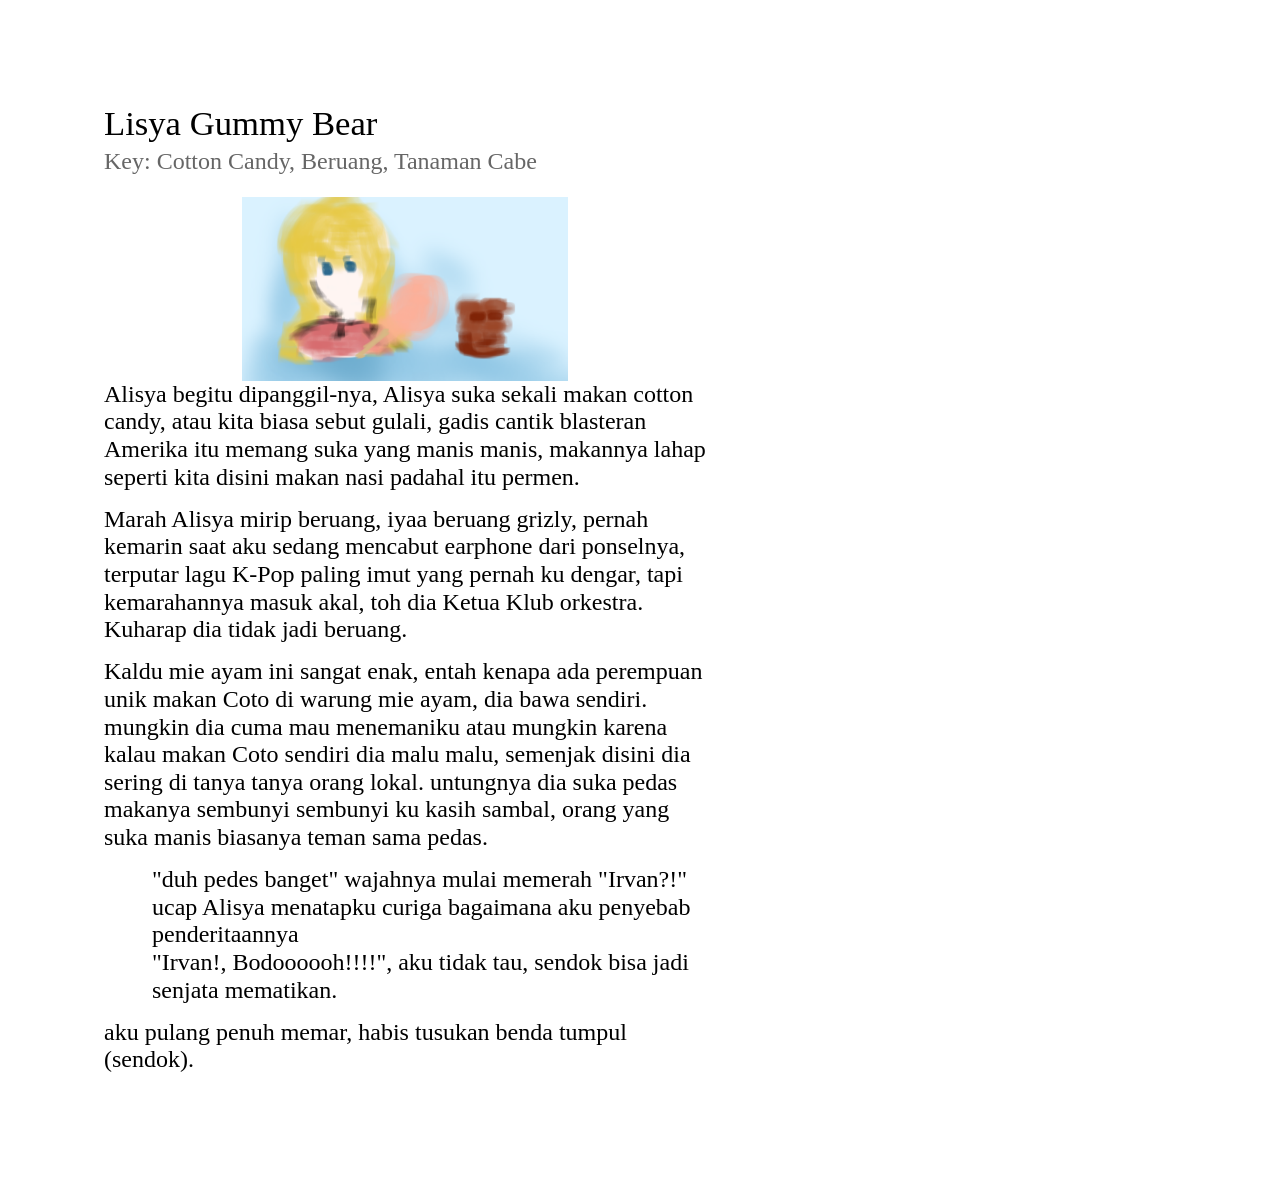
<file: tulisbaca-ariel/LisyaGummyBear.html>
<html><head><meta content="text/html; charset=UTF-8" http-equiv="content-type"></head><body class="doc-content" style="background-color:#ffffff;max-width:451.4pt;padding:72pt 72pt 72pt 72pt"><p class="title" id="h.p6fhgzoxvqbg" style="padding-top:0pt;margin:0;color:#000000;padding-left:0;font-size:26pt;padding-bottom:3pt;line-height:1.15;page-break-after:avoid;font-family:&quot;Arial&quot;;orphans:2;widows:2;text-align:left;padding-right:0"><span style="color:#000000;font-weight:400;text-decoration:none;vertical-align:baseline;font-size:26pt;font-family:&quot;Comfortaa&quot;;font-style:normal">Lisya Gummy Bear </span></p><p class="subtitle" id="h.lzixdo3y4psx" style="padding-top:0pt;margin:0;color:#666666;padding-left:0;font-size:15pt;padding-bottom:16pt;line-height:1.15;page-break-after:avoid;font-family:&quot;Arial&quot;;orphans:2;widows:2;text-align:left;padding-right:0"><span style="color:#666666;font-weight:400;text-decoration:none;vertical-align:baseline;font-size:18pt;font-family:&quot;Comfortaa&quot;;font-style:normal">Key: Cotton Candy, Beruang, Tanaman Cabe</span></p><p style="padding:0;margin:0;color:#000000;font-size:11pt;font-family:&quot;Arial&quot;;line-height:1.15;orphans:2;widows:2;text-align:center"><span style="overflow: hidden; display: inline-block; margin: 0.00px 0.00px; border: 0.00px solid #000000; transform: rotate(0.00rad) translateZ(0px); -webkit-transform: rotate(0.00rad) translateZ(0px); width: 326.81px; height: 184.03px;"><img alt="" src="image2.png" style="width: 326.81px; height: 184.03px; margin-left: 0.00px; margin-top: 0.00px; transform: rotate(0.00rad) translateZ(0px); -webkit-transform: rotate(0.00rad) translateZ(0px);" title=""></span></p><p style="padding:0;margin:0;color:#000000;font-size:11pt;font-family:&quot;Arial&quot;;line-height:1.15;orphans:2;widows:2;text-align:left"><span style="color:#000000;font-weight:400;text-decoration:none;vertical-align:baseline;font-size:18pt;font-family:&quot;Comfortaa&quot;;font-style:normal">Alisya begitu dipanggil-nya, Alisya suka sekali makan cotton candy, atau kita biasa sebut gulali, gadis cantik blasteran Amerika itu memang suka yang manis manis, makannya lahap seperti kita disini makan nasi padahal itu permen. </span></p><p style="padding:0;margin:0;color:#000000;font-size:11pt;font-family:&quot;Arial&quot;;line-height:1.15;orphans:2;widows:2;height:11pt;text-align:left"><span style="color:#000000;font-weight:400;text-decoration:none;vertical-align:baseline;font-size:18pt;font-family:&quot;Comfortaa&quot;;font-style:normal"></span></p><p style="padding:0;margin:0;color:#000000;font-size:11pt;font-family:&quot;Arial&quot;;line-height:1.15;orphans:2;widows:2;text-align:left"><span style="color:#000000;font-weight:400;text-decoration:none;vertical-align:baseline;font-size:18pt;font-family:&quot;Comfortaa&quot;;font-style:normal">Marah Alisya mirip beruang, iyaa beruang grizly, pernah kemarin saat aku sedang mencabut earphone dari ponselnya, terputar lagu K-Pop paling imut yang pernah ku dengar, tapi kemarahannya masuk akal, toh dia Ketua Klub orkestra. </span></p><p style="padding:0;margin:0;color:#000000;font-size:11pt;font-family:&quot;Arial&quot;;line-height:1.15;orphans:2;widows:2;text-align:left"><span style="color:#000000;font-weight:400;text-decoration:none;vertical-align:baseline;font-size:18pt;font-family:&quot;Comfortaa&quot;;font-style:normal">Kuharap dia tidak jadi beruang. </span></p><p style="padding:0;margin:0;color:#000000;font-size:11pt;font-family:&quot;Arial&quot;;line-height:1.15;orphans:2;widows:2;height:11pt;text-align:left"><span style="color:#000000;font-weight:400;text-decoration:none;vertical-align:baseline;font-size:18pt;font-family:&quot;Comfortaa&quot;;font-style:normal"></span></p><p style="padding:0;margin:0;color:#000000;font-size:11pt;font-family:&quot;Arial&quot;;line-height:1.15;orphans:2;widows:2;text-align:left"><span style="color:#000000;font-weight:400;text-decoration:none;vertical-align:baseline;font-size:18pt;font-family:&quot;Comfortaa&quot;;font-style:normal">Kaldu mie ayam ini sangat enak, entah kenapa ada perempuan unik makan Coto di warung mie ayam, dia bawa sendiri. mungkin dia cuma mau menemaniku atau mungkin karena kalau makan Coto sendiri dia malu malu, semenjak disini dia sering di tanya tanya orang lokal. untungnya dia suka pedas makanya sembunyi sembunyi ku kasih sambal, orang yang suka manis biasanya teman sama pedas. </span></p><p style="padding:0;margin:0;color:#000000;font-size:11pt;font-family:&quot;Arial&quot;;line-height:1.15;orphans:2;widows:2;height:11pt;text-align:left"><span style="color:#000000;font-weight:400;text-decoration:none;vertical-align:baseline;font-size:18pt;font-family:&quot;Comfortaa&quot;;font-style:normal"></span></p><p style="padding:0;color:#000000;font-size:11pt;line-height:1.15;margin-right:0;margin-left:36pt;font-family:&quot;Arial&quot;;margin-top:0;orphans:2;margin-bottom:0;widows:2;text-align:left"><span style="color:#000000;font-weight:400;text-decoration:none;vertical-align:baseline;font-size:18pt;font-family:&quot;Comfortaa&quot;;font-style:normal">&quot;duh pedes banget&quot; wajahnya mulai memerah &quot;Irvan?!&quot; ucap Alisya menatapku curiga bagaimana aku penyebab penderitaannya</span></p><p style="padding:0;color:#000000;font-size:11pt;line-height:1.15;margin-right:0;margin-left:36pt;font-family:&quot;Arial&quot;;margin-top:0;orphans:2;margin-bottom:0;widows:2;text-align:left"><span style="color:#000000;font-weight:400;text-decoration:none;vertical-align:baseline;font-size:18pt;font-family:&quot;Comfortaa&quot;;font-style:normal">&quot;Irvan!, Bodoooooh!!!!&quot;, aku tidak tau, sendok bisa jadi senjata mematikan.</span></p><p style="padding:0;margin:0;color:#000000;font-size:11pt;font-family:&quot;Arial&quot;;line-height:1.15;orphans:2;widows:2;height:11pt;text-align:left"><span style="color:#000000;font-weight:400;text-decoration:none;vertical-align:baseline;font-size:18pt;font-family:&quot;Comfortaa&quot;;font-style:normal"></span></p><p style="padding:0;margin:0;color:#000000;font-size:11pt;font-family:&quot;Arial&quot;;line-height:1.15;orphans:2;widows:2;text-align:left"><span style="color:#000000;font-weight:400;text-decoration:none;vertical-align:baseline;font-size:18pt;font-family:&quot;Comfortaa&quot;;font-style:normal">aku pulang penuh memar, habis tusukan benda tumpul (sendok).</span></p></body></html>
</file>
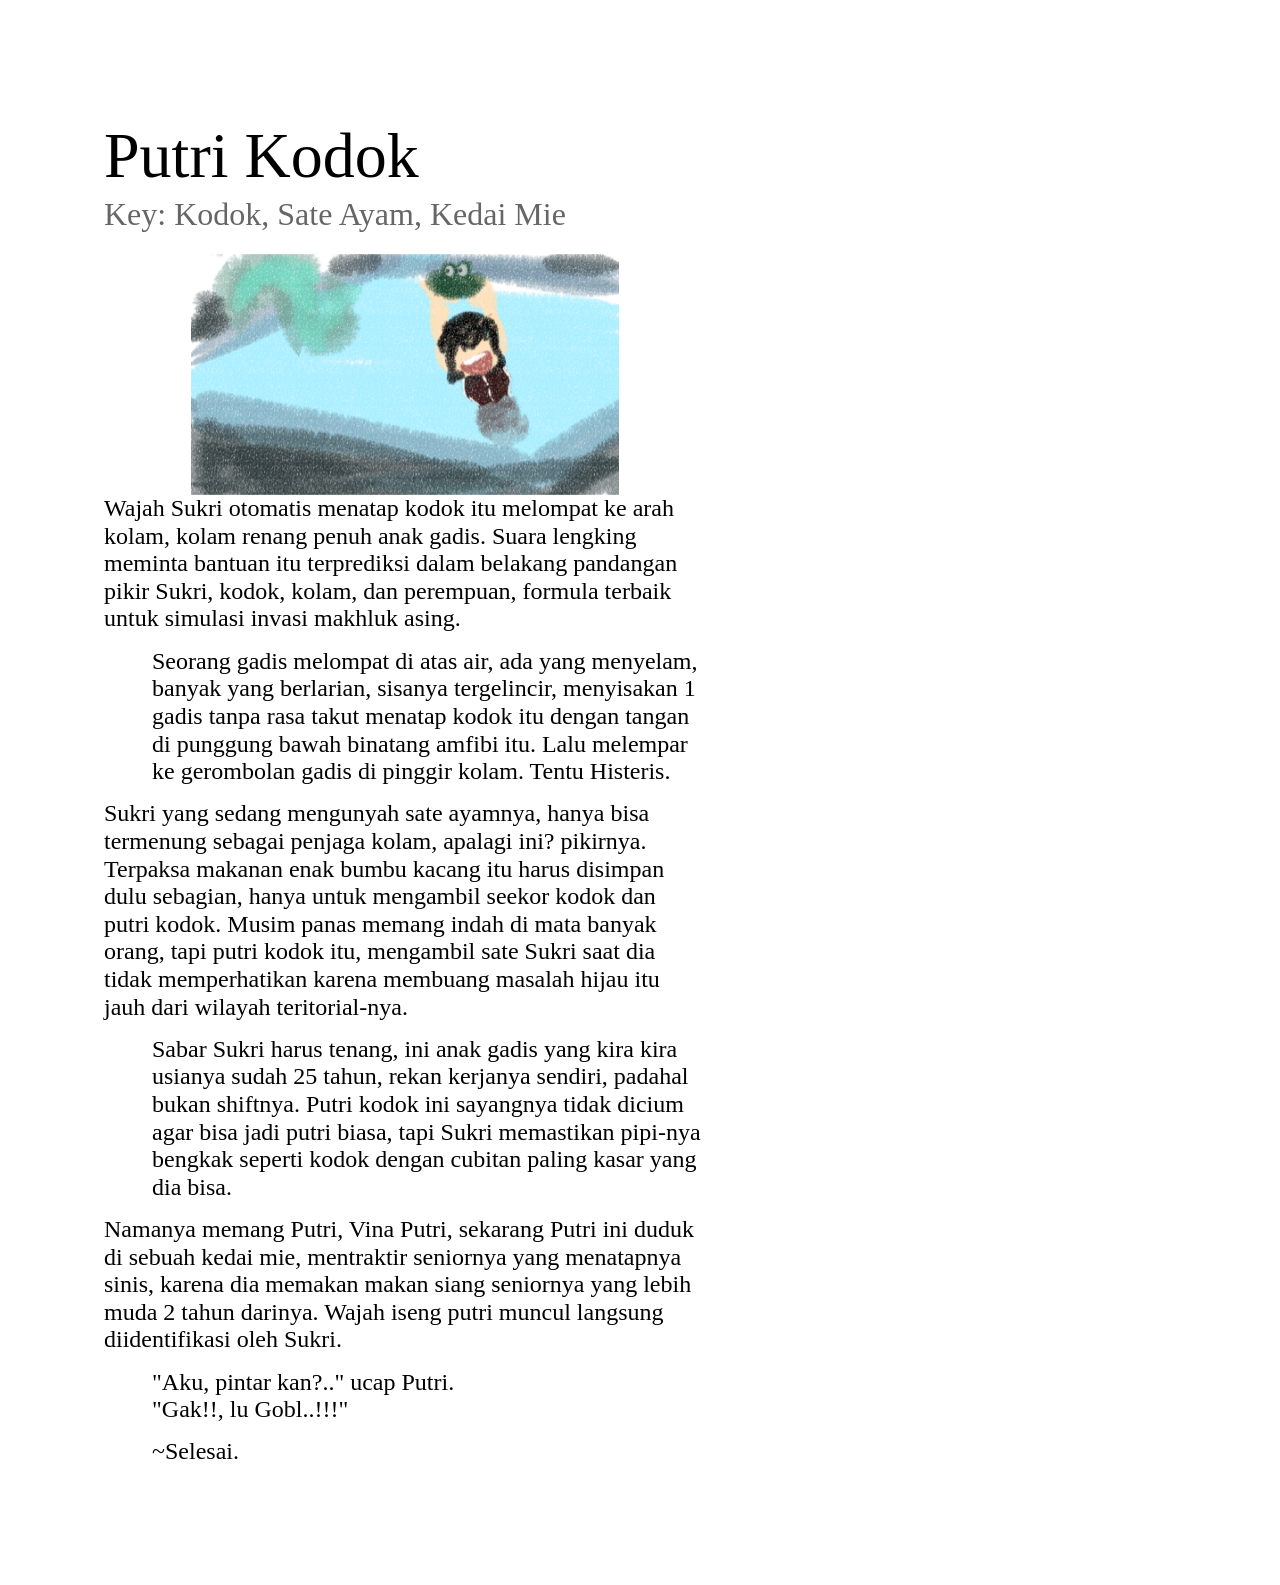
<file: tulisbaca-ariel/PutriKodok.html>
<html>
<head>
  <meta content="text/html; charset=UTF-8" http-equiv="content-type">
</head>
<body class="doc-content" style="background-color:#ffffff;max-width:451.4pt;padding:72pt 72pt 72pt 72pt">
  <div>
    <p style="padding:0;margin:0;color:#000000;font-size:11pt;font-family:&quot;Arial&quot;;line-height:1.15;orphans:2;widows:2;height:11pt;text-align:left">
      <span style="color:#000000;font-weight:400;text-decoration:none;vertical-align:baseline;font-size:11pt;font-family:&quot;Arial&quot;;font-style:normal">
      </span>
    </p>
  </div>
  <p class="title" id="h.a73il4w9fxtz" style="padding-top:0pt;margin:0;color:#000000;padding-left:0;font-size:26pt;padding-bottom:3pt;line-height:1.15;page-break-after:avoid;font-family:&quot;Arial&quot;;orphans:2;widows:2;text-align:left;padding-right:0">
        <span style="color:#000000;font-weight:400;text-decoration:none;vertical-align:baseline;font-size:48pt;font-family:&quot;Comfortaa&quot;;font-style:normal">Putri Kodok</span>
      </p>
  <p class="subtitle" id="h.d2in7orj3pm4" style="padding-top:0pt;margin:0;color:#666666;padding-left:0;font-size:15pt;padding-bottom:16pt;line-height:1.15;page-break-after:avoid;font-family:&quot;Arial&quot;;orphans:2;widows:2;text-align:left;padding-right:0">
        <span style="color:#666666;font-weight:400;text-decoration:none;vertical-align:baseline;font-size:24pt;font-family:&quot;Comfortaa&quot;;font-style:normal">Key: Kodok, Sate Ayam, Kedai Mie</span>
      </p>
  <p style="padding:0;margin:0;color:#000000;font-size:11pt;font-family:&quot;Arial&quot;;line-height:1.15;orphans:2;widows:2;text-align:center"><span style="overflow: hidden; display: inline-block; margin: 0.00px 0.00px; border: 0.00px solid #000000; transform: rotate(0.00rad) translateZ(0px); -webkit-transform: rotate(0.00rad) translateZ(0px); width: 428.08px; height: 240.72px;">
        <img alt="" src="image1.png" style="width: 428.08px; height: 240.72px; margin-left: 0.00px; margin-top: 0.00px; transform: rotate(0.00rad) translateZ(0px); -webkit-transform: rotate(0.00rad) translateZ(0px);" title=""></span></p><p style="padding:0;margin:0;color:#000000;font-size:11pt;font-family:&quot;Arial&quot;;line-height:1.15;orphans:2;widows:2;text-align:left">
          <span style="color:#000000;font-weight:400;text-decoration:none;vertical-align:baseline;font-size:18pt;font-family:&quot;Comfortaa&quot;;font-style:normal">Wajah Sukri otomatis menatap kodok itu melompat ke arah kolam, kolam renang penuh anak gadis. Suara lengking meminta bantuan itu terprediksi dalam belakang pandangan pikir Sukri, kodok, kolam, dan perempuan, formula terbaik untuk simulasi invasi makhluk asing. 
          </span>
        </p>
  <p style="padding:0;margin:0;color:#000000;font-size:11pt;font-family:&quot;Arial&quot;;line-height:1.15;orphans:2;widows:2;height:11pt;text-align:left">
    <span style="color:#000000;font-weight:400;text-decoration:none;vertical-align:baseline;font-size:18pt;font-family:&quot;Comfortaa&quot;;font-style:normal">
    </span>
  </p>
  <p style="padding:0;color:#000000;font-size:11pt;line-height:1.15;margin-right:0;margin-left:36pt;font-family:&quot;Arial&quot;;margin-top:0;orphans:2;margin-bottom:0;widows:2;text-align:left">
    <span style="color:#000000;font-weight:400;text-decoration:none;vertical-align:baseline;font-size:18pt;font-family:&quot;Comfortaa&quot;;font-style:normal">Seorang gadis melompat di atas air, ada yang menyelam, banyak yang berlarian, sisanya tergelincir, menyisakan 1 gadis tanpa rasa takut menatap kodok itu dengan tangan di punggung bawah binatang amfibi itu. Lalu melempar ke gerombolan gadis di pinggir kolam. Tentu Histeris. 
    </span>
  </p>
  <p style="padding:0;margin:0;color:#000000;font-size:11pt;font-family:&quot;Arial&quot;;line-height:1.15;orphans:2;widows:2;height:11pt;text-align:left">
    <span style="color:#000000;font-weight:400;text-decoration:none;vertical-align:baseline;font-size:18pt;font-family:&quot;Comfortaa&quot;;font-style:normal">
    </span>
  </p>
  <p style="padding:0;margin:0;color:#000000;font-size:11pt;font-family:&quot;Arial&quot;;line-height:1.15;orphans:2;widows:2;text-align:left">
    <span style="color:#000000;font-weight:400;text-decoration:none;vertical-align:baseline;font-size:18pt;font-family:&quot;Comfortaa&quot;;font-style:normal">Sukri yang sedang mengunyah sate ayamnya, hanya bisa termenung sebagai penjaga kolam, apalagi ini? pikirnya. Terpaksa makanan enak bumbu kacang itu harus disimpan dulu sebagian, hanya untuk mengambil seekor kodok dan putri kodok. Musim panas memang indah di mata banyak orang, tapi putri kodok itu, mengambil sate Sukri saat dia tidak memperhatikan karena membuang masalah hijau itu jauh dari wilayah teritorial-nya. 
    </span>
  </p>
  <p style="padding:0;margin:0;color:#000000;font-size:11pt;font-family:&quot;Arial&quot;;line-height:1.15;orphans:2;widows:2;height:11pt;text-align:left">
    <span style="color:#000000;font-weight:400;text-decoration:none;vertical-align:baseline;font-size:18pt;font-family:&quot;Comfortaa&quot;;font-style:normal">
    </span>
  </p>
  <p style="padding:0;color:#000000;font-size:11pt;line-height:1.15;margin-right:0;margin-left:36pt;font-family:&quot;Arial&quot;;margin-top:0;orphans:2;margin-bottom:0;widows:2;text-align:left">
    <span style="color:#000000;font-weight:400;text-decoration:none;vertical-align:baseline;font-size:18pt;font-family:&quot;Comfortaa&quot;;font-style:normal">Sabar Sukri harus tenang, ini anak gadis yang kira kira usianya sudah 25 tahun, rekan kerjanya sendiri, padahal bukan shiftnya. Putri kodok ini sayangnya tidak dicium agar bisa jadi putri biasa, tapi Sukri memastikan pipi-nya bengkak seperti kodok dengan cubitan paling kasar yang dia bisa. 
    </span>
  </p>
  <p style="padding:0;margin:0;color:#000000;font-size:11pt;font-family:&quot;Arial&quot;;line-height:1.15;orphans:2;widows:2;height:11pt;text-align:left"><span style="color:#000000;font-weight:400;text-decoration:none;vertical-align:baseline;font-size:18pt;font-family:&quot;Comfortaa&quot;;font-style:normal">
  </span>
  </p>
  <p style="padding:0;margin:0;color:#000000;font-size:11pt;font-family:&quot;Arial&quot;;line-height:1.15;orphans:2;widows:2;text-align:left">
    <span style="color:#000000;font-weight:400;text-decoration:none;vertical-align:baseline;font-size:18pt;font-family:&quot;Comfortaa&quot;;font-style:normal">Namanya memang Putri, Vina Putri, sekarang Putri ini duduk di sebuah kedai mie, mentraktir seniornya yang menatapnya sinis, karena dia memakan makan siang seniornya yang lebih muda 2 tahun darinya. Wajah iseng putri muncul langsung diidentifikasi oleh Sukri.
    </span>
  </p>
  <p style="padding:0;color:#000000;font-size:11pt;line-height:1.15;margin-right:0;margin-left:36pt;font-family:&quot;Arial&quot;;margin-top:0;orphans:2;margin-bottom:0;widows:2;height:11pt;text-align:left">
    <span style="color:#000000;font-weight:400;text-decoration:none;vertical-align:baseline;font-size:18pt;font-family:&quot;Comfortaa&quot;;font-style:normal">
    </span>
  </p>
  <p style="padding:0;color:#000000;font-size:11pt;line-height:1.15;margin-right:0;margin-left:36pt;font-family:&quot;Arial&quot;;margin-top:0;orphans:2;margin-bottom:0;widows:2;text-align:left">
    <span style="color:#000000;font-weight:400;text-decoration:none;vertical-align:baseline;font-size:18pt;font-family:&quot;Comfortaa&quot;;font-style:normal">&quot;Aku, pintar kan?..&quot; ucap Putri.
    </span></p><p style="padding:0;color:#000000;font-size:11pt;line-height:1.15;margin-right:0;margin-left:36pt;font-family:&quot;Arial&quot;;margin-top:0;orphans:2;margin-bottom:0;widows:2;text-align:left">
      <span style="color:#000000;font-weight:400;text-decoration:none;vertical-align:baseline;font-size:18pt;font-family:&quot;Comfortaa&quot;;font-style:normal">&quot;Gak!!, lu Gobl..!!!&quot; 
      </span>
    </p><p style="padding:0;margin:0;color:#000000;font-size:11pt;font-family:&quot;Arial&quot;;line-height:1.15;orphans:2;widows:2;height:11pt;text-align:left">
        <span style="color:#000000;font-weight:400;text-decoration:none;vertical-align:baseline;font-size:18pt;font-family:&quot;Comfortaa&quot;;font-style:normal">
        </span>
      </p>
  <p style="padding:0;color:#000000;font-size:11pt;line-height:1.15;margin-right:0;margin-left:36pt;font-family:&quot;Arial&quot;;margin-top:0;orphans:2;margin-bottom:0;widows:2;text-align:left">
    <span style="color:#000000;font-weight:400;text-decoration:none;vertical-align:baseline;font-size:18pt;font-family:&quot;Comfortaa&quot;;font-style:normal">~Selesai.
    </span>
    </p>
  <div>
    <p style="padding:0;color:#000000;font-size:11pt;line-height:1.15;margin-right:0;margin-left:36pt;font-family:&quot;Arial&quot;;margin-top:0;orphans:2;margin-bottom:0;widows:2;height:11pt;text-align:left"><span style="color:#000000;font-weight:400;text-decoration:none;vertical-align:baseline;font-size:11pt;font-family:&quot;Arial&quot;;font-style:normal">
  </span></p></div></body></html>
</file>
<file: kasir-artriel/style.css>
/* ========================================
   KASIR ARTRIEL - STYLESHEET
   ========================================
   Artriel Brand Design System
   Version: 2.0
*/

/* ========================================
   CSS VARIABLES - ARTRIEL BRAND PALETTE
   ======================================== */
:root {
  --color-primary: #4B2E2B;
  --color-secondary: #C9B59C;
  --color-tertiary: #D9CFC7;
  --color-surface: #EFE9E3;
  --color-background: #F9F8F6;
  --color-white: #FFFFFF;
  
  --shadow-soft: 0 4px 20px rgba(75, 46, 43, 0.08);
  --shadow-medium: 0 8px 30px rgba(75, 46, 43, 0.12);
  --shadow-strong: 0 12px 40px rgba(75, 46, 43, 0.18);
  --shadow-glow: 0 0 40px rgba(201, 181, 156, 0.3);
  
  --radius-sm: 8px;
  --radius-md: 12px;
  --radius-lg: 20px;
  --radius-xl: 28px;
  --radius-full: 50%;
  
  --transition-fast: all 0.2s ease;
  --transition-normal: all 0.3s ease;
  --transition-slow: all 0.5s ease;
  --transition-bounce: all 0.4s cubic-bezier(0.68, -0.55, 0.265, 1.55);
  
  --font-family: 'Segoe UI', system-ui, -apple-system, sans-serif;
}

/* ========================================
   RESET & BASE STYLES
   ======================================== */
*, *::before, *::after {
  box-sizing: border-box;
  margin: 0;
  padding: 0;
}

html {
  font-size: 16px;
  scroll-behavior: smooth;
}

body {
  font-family: var(--font-family);
  background: var(--color-background);
  color: var(--color-primary);
  min-height: auto;
  overflow-x: auto;
  line-height: 1.6;
  margin: 0;
  padding: 0;
}

/* ========================================
   HERO SECTION
   ======================================== */
.hero {
  position: relative;
  min-height: auto;
  display: flex;
  align-items: center;
  justify-content: center;
  background: linear-gradient(135deg, 
    var(--color-primary) 0%, 
    #5A3D3A 50%, 
    var(--color-primary) 100%
  );
  overflow: hidden;
  padding: 60px 20px;
  margin-bottom: 0;
}

.hero::before {
  content: '';
  position: absolute;
  top: 0;
  left: 0;
  right: 0;
  bottom: 0;
  background: 
    radial-gradient(circle at 20% 80%, rgba(201, 181, 156, 0.15) 0%, transparent 50%),
    radial-gradient(circle at 80% 20%, rgba(201, 181, 156, 0.1) 0%, transparent 40%),
    radial-gradient(circle at 50% 50%, rgba(239, 233, 227, 0.05) 0%, transparent 70%);
  animation: heroGlow 8s ease-in-out infinite;
}

@keyframes heroGlow {
  0%, 100% { opacity: 1; }
  50% { opacity: 0.7; }
}

.hero-content {
  position: relative;
  z-index: 2;
  text-align: center;
  max-width: 800px;
}

.hero-badge {
  display: inline-flex;
  align-items: center;
  gap: 8px;
  background: rgba(255, 255, 255, 0.1);
  backdrop-filter: blur(10px);
  padding: 8px 20px;
  border-radius: 50px;
  font-size: 0.85rem;
  color: var(--color-secondary);
  margin-bottom: 24px;
  border: 1px solid rgba(255, 255, 255, 0.15);
  animation: fadeInDown 0.8s ease;
}

.hero-title {
  font-size: clamp(2.5rem, 6vw, 4rem);
  font-weight: 800;
  color: var(--color-white);
  margin-bottom: 16px;
  line-height: 1.1;
  animation: fadeInUp 0.8s ease 0.2s both;
}

.hero-title span {
  background: linear-gradient(135deg, var(--color-secondary) 0%, var(--color-tertiary) 100%);
  -webkit-background-clip: text;
  -webkit-text-fill-color: transparent;
  background-clip: text;
}

.hero-subtitle {
  font-size: clamp(1rem, 2vw, 1.25rem);
  color: var(--color-tertiary);
  margin-bottom: 32px;
  max-width: 600px;
  margin-left: auto;
  margin-right: auto;
  animation: fadeInUp 0.8s ease 0.4s both;
}

.hero-stats {
  display: flex;
  justify-content: center;
  gap: 40px;
  flex-wrap: wrap;
  animation: fadeInUp 0.8s ease 0.6s both;
}

.hero-stat {
  text-align: center;
}

.hero-stat-value {
  font-size: 2.5rem;
  font-weight: 800;
  color: var(--color-white);
  display: block;
}

.hero-stat-label {
  font-size: 0.85rem;
  color: var(--color-secondary);
  text-transform: uppercase;
  letter-spacing: 1px;
}

.hero-cat {
  position: absolute;
  font-size: 6rem;
  animation: catFloat 4s ease-in-out infinite;
  filter: drop-shadow(0 10px 30px rgba(0, 0, 0, 0.3));
  z-index: 3;
}

.hero-cat.left {
  left: 5%;
  top: 20%;
  animation-delay: 0s;
}

.hero-cat.right {
  right: 5%;
  bottom: 20%;
  animation-delay: 2s;
}

@keyframes catFloat {
  0%, 100% { transform: translateY(0) rotate(-5deg); }
  50% { transform: translateY(-20px) rotate(5deg); }
}

@keyframes fadeInDown {
  from {
    opacity: 0;
    transform: translateY(-30px);
  }
  to {
    opacity: 1;
    transform: translateY(0);
  }
}

@keyframes fadeInUp {
  from {
    opacity: 0;
    transform: translateY(30px);
  }
  to {
    opacity: 1;
    transform: translateY(0);
  }
}

/* Hero CTA Button */
.hero-cta {
  display: inline-flex;
  align-items: center;
  gap: 12px;
  background: var(--color-secondary);
  color: var(--color-primary);
  padding: 16px 32px;
  border-radius: var(--radius-lg);
  font-size: 1.1rem;
  font-weight: 600;
  text-decoration: none;
  transition: var(--transition-normal);
  border: none;
  cursor: pointer;
  margin-top: 20px;
  animation: fadeInUp 0.8s ease 0.8s both;
}

.hero-cta:hover {
  background: var(--color-tertiary);
  transform: translateY(-4px);
  box-shadow: var(--shadow-glow);
}

.hero-cta svg {
  width: 20px;
  height: 20px;
  transition: var(--transition-fast);
}

.hero-cta:hover svg {
  transform: translateX(4px);
}

/* ========================================
   MAIN LAYOUT - 3 COLUMN DASHBOARD
   ======================================== */
.app-container {
  display: grid;
  grid-template-columns: 260px 1fr 340px;
  grid-template-rows: auto 1fr;
  min-height: auto;
  gap: 0;
}

/* Header */
.header {
  grid-column: 1 / -1;
  background: linear-gradient(135deg, var(--color-primary) 0%, #6B4A47 100%);
  padding: 16px 32px;
  display: flex;
  justify-content: space-between;
  align-items: center;
  box-shadow: var(--shadow-medium);
  position: relative;
  z-index: 100;
}

.header::before {
  content: '';
  position: absolute;
  bottom: 0;
  left: 0;
  right: 0;
  height: 4px;
  background: linear-gradient(90deg, var(--color-secondary), var(--color-tertiary), var(--color-secondary));
}

.logo {
  display: flex;
  align-items: center;
  gap: 12px;
}

.logo-icon {
  width: 48px;
  height: 48px;
  background: var(--color-secondary);
  border-radius: var(--radius-md);
  display: flex;
  align-items: center;
  justify-content: center;
  font-size: 24px;
  box-shadow: var(--shadow-soft);
  animation: logoPulse 3s ease-in-out infinite;
}

@keyframes logoPulse {
  0%, 100% { box-shadow: var(--shadow-soft); }
  50% { box-shadow: var(--shadow-glow); }
}

.logo-text {
  color: var(--color-white);
  font-size: 1.5rem;
  font-weight: 700;
  letter-spacing: -0.5px;
}

.logo-text span {
  color: var(--color-secondary);
}

.header-actions {
  display: flex;
  gap: 16px;
  align-items: center;
}

.header-btn {
  background: rgba(255, 255, 255, 0.1);
  border: 1px solid rgba(255, 255, 255, 0.2);
  color: var(--color-white);
  padding: 10px 20px;
  border-radius: var(--radius-md);
  cursor: pointer;
  font-size: 0.9rem;
  font-weight: 500;
  transition: var(--transition-fast);
  backdrop-filter: blur(10px);
}

.header-btn:hover {
  background: rgba(255, 255, 255, 0.2);
  transform: translateY(-2px);
}

.header-btn.primary {
  background: var(--color-secondary);
  color: var(--color-primary);
  border: none;
}

.header-btn.primary:hover {
  background: var(--color-tertiary);
}

/* ========================================
   SIDEBAR - LEFT COLUMN
   ======================================== */
.sidebar {
  background: var(--color-white);
  padding: 24px 16px;
  display: flex;
  flex-direction: column;
  gap: 8px;
  border-right: 1px solid var(--color-tertiary);
  overflow-y: auto;
}

.sidebar-title {
  font-size: 0.75rem;
  text-transform: uppercase;
  letter-spacing: 1.5px;
  color: var(--color-secondary);
  margin-bottom: 8px;
  padding: 0 12px;
  font-weight: 600;
}

.nav-item {
  display: flex;
  align-items: center;
  gap: 12px;
  padding: 14px 16px;
  border-radius: var(--radius-md);
  cursor: pointer;
  transition: var(--transition-fast);
  color: var(--color-primary);
  font-weight: 500;
  position: relative;
  overflow: hidden;
}

.nav-item::before {
  content: '';
  position: absolute;
  left: 0;
  top: 0;
  bottom: 0;
  width: 4px;
  background: var(--color-secondary);
  transform: scaleY(0);
  transition: var(--transition-fast);
}

.nav-item:hover {
  background: var(--color-surface);
}

.nav-item.active {
  background: var(--color-surface);
}

.nav-item.active::before {
  transform: scaleY(1);
}

.nav-icon {
  width: 24px;
  height: 24px;
  display: flex;
  align-items: center;
  justify-content: center;
  font-size: 1.1rem;
}

.nav-badge {
  margin-left: auto;
  background: var(--color-primary);
  color: var(--color-white);
  font-size: 0.7rem;
  padding: 2px 8px;
  border-radius: 20px;
  font-weight: 600;
}

.sidebar-divider {
  height: 1px;
  background: var(--color-tertiary);
  margin: 16px 0;
}

/* Category Filters */
.category-filters {
  display: flex;
  flex-direction: column;
  gap: 6px;
}

.category-btn {
  display: flex;
  align-items: center;
  gap: 10px;
  padding: 12px 16px;
  border: none;
  background: transparent;
  border-radius: var(--radius-sm);
  cursor: pointer;
  font-size: 0.9rem;
  color: var(--color-primary);
  transition: var(--transition-fast);
  text-align: left;
}

.category-btn:hover {
  background: var(--color-surface);
}

.category-btn.active {
  background: var(--color-primary);
  color: var(--color-white);
}

.category-btn .emoji {
  font-size: 1.2rem;
}

/* ========================================
   MAIN CONTENT - CENTER COLUMN
   ======================================== */
.main-content {
  padding: 24px;
  overflow-y: auto;
  background: var(--color-background);
}

.content-header {
  display: flex;
  justify-content: space-between;
  align-items: center;
  margin-bottom: 24px;
}

.content-title {
  font-size: 1.5rem;
  font-weight: 700;
  color: var(--color-primary);
}

.search-box {
  display: flex;
  align-items: center;
  background: var(--color-white);
  border-radius: var(--radius-lg);
  padding: 12px 20px;
  gap: 12px;
  box-shadow: var(--shadow-soft);
  width: 300px;
  transition: var(--transition-fast);
  border: 2px solid transparent;
}

.search-box:focus-within {
  box-shadow: var(--shadow-medium);
  transform: translateY(-2px);
  border-color: var(--color-secondary);
}

.search-box input {
  border: none;
  outline: none;
  font-size: 0.95rem;
  width: 100%;
  color: var(--color-primary);
  background: transparent;
}

.search-box input::placeholder {
  color: var(--color-secondary);
}

/* Product Grid - Bento Box Style */
.product-grid {
  display: grid;
  grid-template-columns: repeat(auto-fill, minmax(180px, 1fr));
  gap: 20px;
}

.product-card {
  background: var(--color-white);
  border-radius: var(--radius-lg);
  padding: 20px;
  cursor: pointer;
  transition: var(--transition-normal);
  box-shadow: var(--shadow-soft);
  position: relative;
  overflow: hidden;
  display: flex;
  flex-direction: column;
  gap: 12px;
}

.product-card::before {
  content: '';
  position: absolute;
  top: 0;
  left: 0;
  right: 0;
  height: 4px;
  background: linear-gradient(90deg, var(--color-secondary), var(--color-tertiary));
  transform: scaleX(0);
  transition: var(--transition-fast);
}

.product-card:hover {
  transform: translateY(-8px);
  box-shadow: var(--shadow-strong);
}

.product-card:hover::before {
  transform: scaleX(1);
}

.product-card.added {
  animation: addToCartPulse 0.5s ease;
}

@keyframes addToCartPulse {
  0%, 100% { transform: scale(1); }
  50% { transform: scale(0.95); }
}

.product-image {
  width: 100%;
  aspect-ratio: 1;
  background: linear-gradient(135deg, var(--color-surface) 0%, var(--color-tertiary) 100%);
  border-radius: var(--radius-md);
  display: flex;
  align-items: center;
  justify-content: center;
  font-size: 3rem;
  position: relative;
  overflow: hidden;
  transition: var(--transition-normal);
}

.product-card:hover .product-image {
  transform: scale(1.05);
}

.product-image::after {
  content: '🐱';
  position: absolute;
  bottom: -10px;
  right: -10px;
  font-size: 2rem;
  opacity: 0.3;
  transform: rotate(-15deg);
}

.product-info {
  flex: 1;
  display: flex;
  flex-direction: column;
  gap: 4px;
}

.product-name {
  font-weight: 600;
  font-size: 1rem;
  color: var(--color-primary);
  line-height: 1.3;
}

.product-category {
  font-size: 0.75rem;
  color: var(--color-secondary);
  text-transform: uppercase;
  letter-spacing: 0.5px;
}

.product-price {
  font-size: 1.25rem;
  font-weight: 700;
  color: var(--color-primary);
  display: flex;
  align-items: center;
  gap: 4px;
}

.product-price::before {
  content: 'Rp';
  font-size: 0.8rem;
  font-weight: 500;
  opacity: 0.7;
}

.product-stock {
  font-size: 0.75rem;
  color: var(--color-secondary);
  display: flex;
  align-items: center;
  gap: 4px;
}

.stock-dot {
  width: 8px;
  height: 8px;
  border-radius: 50%;
  background: #4CAF50;
}

.stock-dot.low {
  background: #FF9800;
}

.stock-dot.out {
  background: #F44336;
}

/* ========================================
   CART PANEL - RIGHT COLUMN
   ======================================== */
.cart-panel {
  background: var(--color-white);
  display: flex;
  flex-direction: column;
  border-left: 1px solid var(--color-tertiary);
  overflow: hidden;
}

.cart-header {
  padding: 20px 24px;
  background: linear-gradient(135deg, var(--color-surface) 0%, var(--color-tertiary) 100%);
  border-bottom: 1px solid var(--color-tertiary);
}

.cart-title {
  font-size: 1.1rem;
  font-weight: 700;
  color: var(--color-primary);
  display: flex;
  align-items: center;
  gap: 10px;
}

.cart-count {
  background: var(--color-primary);
  color: var(--color-white);
  font-size: 0.75rem;
  padding: 4px 10px;
  border-radius: 20px;
  font-weight: 600;
}

.cart-items {
  flex: 1;
  overflow-y: auto;
  padding: 16px;
  display: flex;
  flex-direction: column;
  gap: 12px;
}

.cart-empty {
  display: flex;
  flex-direction: column;
  align-items: center;
  justify-content: center;
  height: 100%;
  color: var(--color-secondary);
  text-align: center;
  padding: 40px;
}

.cart-empty-icon {
  font-size: 4rem;
  margin-bottom: 16px;
  opacity: 0.5;
}

.cart-empty-text {
  font-size: 0.95rem;
  line-height: 1.6;
}

.cart-item {
  display: flex;
  gap: 12px;
  padding: 16px;
  background: var(--color-surface);
  border-radius: var(--radius-md);
  transition: var(--transition-fast);
  animation: slideIn 0.3s ease;
}

@keyframes slideIn {
  from {
    opacity: 0;
    transform: translateX(20px);
  }
  to {
    opacity: 1;
    transform: translateX(0);
  }
}

.cart-item:hover {
  background: var(--color-tertiary);
}

.cart-item-image {
  width: 60px;
  height: 60px;
  background: var(--color-white);
  border-radius: var(--radius-sm);
  display: flex;
  align-items: center;
  justify-content: center;
  font-size: 1.8rem;
  flex-shrink: 0;
}

.cart-item-details {
  flex: 1;
  display: flex;
  flex-direction: column;
  gap: 4px;
}

.cart-item-name {
  font-weight: 600;
  font-size: 0.9rem;
  color: var(--color-primary);
}

.cart-item-price {
  font-size: 0.85rem;
  color: var(--color-secondary);
}

.cart-item-controls {
  display: flex;
  align-items: center;
  gap: 8px;
  margin-top: 8px;
}

.qty-btn {
  width: 28px;
  height: 28px;
  border: none;
  background: var(--color-white);
  border-radius: var(--radius-sm);
  cursor: pointer;
  font-size: 1rem;
  font-weight: 600;
  color: var(--color-primary);
  transition: var(--transition-fast);
  display: flex;
  align-items: center;
  justify-content: center;
}

.qty-btn:hover {
  background: var(--color-secondary);
  color: var(--color-white);
}

.qty-btn:active {
  transform: scale(0.9);
}

.qty-value {
  font-weight: 600;
  min-width: 30px;
  text-align: center;
}

.cart-item-total {
  font-weight: 700;
  color: var(--color-primary);
  font-size: 0.95rem;
  text-align: right;
}

.cart-item-remove {
  background: none;
  border: none;
  color: var(--color-secondary);
  cursor: pointer;
  font-size: 1.2rem;
  padding: 4px;
  transition: var(--transition-fast);
  align-self: flex-start;
}

.cart-item-remove:hover {
  color: #F44336;
  transform: scale(1.1);
}

/* Cart Summary */
.cart-summary {
  padding: 20px 24px;
  background: var(--color-surface);
  border-top: 1px solid var(--color-tertiary);
}

.summary-row {
  display: flex;
  justify-content: space-between;
  align-items: center;
  margin-bottom: 12px;
}

.summary-label {
  color: var(--color-secondary);
  font-size: 0.9rem;
}

.summary-value {
  font-weight: 600;
  color: var(--color-primary);
}

.summary-divider {
  height: 2px;
  background: var(--color-tertiary);
  margin: 16px 0;
  border-radius: 2px;
}

.summary-total {
  display: flex;
  justify-content: space-between;
  align-items: center;
}

.summary-total-label {
  font-size: 1.1rem;
  font-weight: 700;
  color: var(--color-primary);
}

.summary-total-value {
  font-size: 1.5rem;
  font-weight: 800;
  color: var(--color-primary);
}

.cart-actions {
  display: flex;
  gap: 12px;
  margin-top: 20px;
}

.cart-btn {
  flex: 1;
  padding: 14px 20px;
  border: none;
  border-radius: var(--radius-md);
  font-size: 0.95rem;
  font-weight: 600;
  cursor: pointer;
  transition: var(--transition-fast);
}

.cart-btn.checkout {
  background: var(--color-primary);
  color: var(--color-white);
}

.cart-btn.checkout:hover {
  background: #6B4A47;
  transform: translateY(-2px);
  box-shadow: var(--shadow-medium);
}

.cart-btn.clear {
  background: transparent;
  color: var(--color-secondary);
  border: 2px solid var(--color-tertiary);
}

.cart-btn.clear:hover {
  border-color: var(--color-secondary);
  background: var(--color-surface);
}

/* ========================================
   FOOTER
   ======================================== */
.footer {
  grid-column: 1 / -1;
  background: linear-gradient(135deg, var(--color-primary) 0%, #5A3D3A 100%);
  padding: 40px 32px 20px;
  color: var(--color-white);
  position: relative;
  overflow: hidden;
}

.footer::before {
  content: '';
  position: absolute;
  top: 0;
  left: 0;
  right: 0;
  height: 4px;
  background: linear-gradient(90deg, var(--color-secondary), var(--color-tertiary), var(--color-secondary));
}

.footer-content {
  display: grid;
  grid-template-columns: 1fr 1fr;
  gap: 40px;
  max-width: 1400px;
  margin: 0 auto;
}

.footer-brand {
  display: flex;
  flex-direction: column;
  gap: 16px;
}

.footer-logo {
  display: flex;
  align-items: center;
  gap: 12px;
  font-size: 1.5rem;
  font-weight: 700;
}

.footer-logo-icon {
  width: 40px;
  height: 40px;
  background: var(--color-secondary);
  border-radius: var(--radius-sm);
  display: flex;
  align-items: center;
  justify-content: center;
  font-size: 1.2rem;
}

.footer-tagline {
  color: var(--color-tertiary);
  font-size: 0.9rem;
  line-height: 1.6;
}

.footer-social {
  display: flex;
  gap: 12px;
  margin-top: 8px;
}

.social-link {
  width: 40px;
  height: 40px;
  background: rgba(255, 255, 255, 0.1);
  border-radius: var(--radius-sm);
  display: flex;
  align-items: center;
  justify-content: center;
  text-decoration: none;
  font-size: 1.1rem;
  transition: var(--transition-fast);
  backdrop-filter: blur(10px);
}

.social-link:hover {
  background: var(--color-secondary);
  transform: translateY(-4px);
}

.footer-contact {
  display: flex;
  flex-direction: column;
  gap: 12px;
}

.contact-title {
  font-size: 1rem;
  font-weight: 600;
  margin-bottom: 8px;
  color: var(--color-secondary);
}

.contact-item {
  display: flex;
  align-items: center;
  gap: 10px;
  font-size: 0.9rem;
  color: var(--color-white);
}

.contact-icon {
  width: 24px;
  text-align: center;
}

.footer-bottom {
  text-align: center;
  margin-top: 32px;
  padding-top: 20px;
  border-top: 1px solid rgba(255, 255, 255, 0.1);
  color: var(--color-tertiary);
  font-size: 0.85rem;
}

/* ========================================
   MINI-GAME: FEED THE FAT CAT
   ======================================== */
.minigame-container {
  background: rgba(0, 0, 0, 0.2);
  border-radius: var(--radius-lg);
  padding: 24px;
  backdrop-filter: blur(10px);
}

.minigame-title {
  font-size: 1.1rem;
  font-weight: 700;
  margin-bottom: 16px;
  display: flex;
  align-items: center;
  gap: 10px;
}

.minigame-area {
  position: relative;
  width: 100%;
  height: 200px;
  background: linear-gradient(180deg, #3D2A27 0%, #2D1F1C 100%);
  border-radius: var(--radius-md);
  overflow: hidden;
  cursor: crosshair;
  box-shadow: inset 0 4px 20px rgba(0, 0, 0, 0.3);
}

.fat-cat {
  position: absolute;
  width: 80px;
  height: 80px;
  font-size: 3.5rem;
  display: flex;
  align-items: center;
  justify-content: center;
  transition: all 0.3s ease;
  filter: drop-shadow(0 4px 8px rgba(0, 0, 0, 0.3));
  z-index: 10;
}

.fat-cat.bounce {
  animation: catBounce 0.5s ease;
}

@keyframes catBounce {
  0%, 100% { transform: translateY(0); }
  50% { transform: translateY(-20px); }
}

.food-item {
  position: absolute;
  font-size: 1.5rem;
  animation: foodFall 2s linear forwards;
  z-index: 5;
}

@keyframes foodFall {
  0% {
    opacity: 1;
    transform: translateY(0) rotate(0deg);
  }
  100% {
    opacity: 0;
    transform: translateY(180px) rotate(360deg);
  }
}

.game-score {
  display: flex;
  justify-content: space-between;
  align-items: center;
  margin-top: 16px;
}

.score-display {
  display: flex;
  align-items: center;
  gap: 8px;
  font-size: 1rem;
  font-weight: 600;
}

.score-icon {
  font-size: 1.3rem;
}

.game-controls {
  display: flex;
  gap: 8px;
}

.game-btn {
  padding: 8px 16px;
  border: none;
  border-radius: var(--radius-sm);
  font-size: 0.85rem;
  font-weight: 600;
  cursor: pointer;
  transition: var(--transition-fast);
}

.game-btn.feed {
  background: var(--color-secondary);
  color: var(--color-primary);
}

.game-btn.feed:hover {
  background: var(--color-tertiary);
}

.game-btn.reset {
  background: rgba(255, 255, 255, 0.1);
  color: var(--color-white);
}

.game-btn.reset:hover {
  background: rgba(255, 255, 255, 0.2);
}

.cat-happiness {
  font-size: 1.5rem;
  transition: var(--transition-fast);
}

/* ========================================
   NOTIFICATION TOAST
   ======================================== */
.toast {
  position: fixed;
  bottom: 100px;
  left: 50%;
  transform: translateX(-50%) translateY(100px);
  background: var(--color-primary);
  color: var(--color-white);
  padding: 16px 28px;
  border-radius: var(--radius-lg);
  font-weight: 500;
  box-shadow: var(--shadow-strong);
  z-index: 1000;
  opacity: 0;
  transition: var(--transition-normal);
  display: flex;
  align-items: center;
  gap: 12px;
}

.toast.show {
  transform: translateX(-50%) translateY(0);
  opacity: 1;
}

.toast-icon {
  font-size: 1.3rem;
}

/* ========================================
   MODAL
   ======================================== */
.modal-overlay {
  position: fixed;
  top: 0;
  left: 0;
  right: 0;
  bottom: 0;
  background: rgba(75, 46, 43, 0.6);
  backdrop-filter: blur(8px);
  display: flex;
  align-items: center;
  justify-content: center;
  z-index: 1000;
  opacity: 0;
  visibility: hidden;
  transition: var(--transition-normal);
}

.modal-overlay.show {
  opacity: 1;
  visibility: visible;
}

.modal {
  background: var(--color-white);
  border-radius: var(--radius-xl);
  padding: 32px;
  max-width: 400px;
  width: 90%;
  text-align: center;
  transform: scale(0.9);
  transition: var(--transition-normal);
  box-shadow: var(--shadow-strong);
}

.modal-overlay.show .modal {
  transform: scale(1);
}

.modal-icon {
  font-size: 4rem;
  margin-bottom: 16px;
}

.modal-title {
  font-size: 1.5rem;
  font-weight: 700;
  color: var(--color-primary);
  margin-bottom: 12px;
}

.modal-message {
  color: var(--color-secondary);
  margin-bottom: 24px;
  line-height: 1.6;
}

.modal-btn {
  background: var(--color-primary);
  color: var(--color-white);
  border: none;
  padding: 14px 32px;
  border-radius: var(--radius-md);
  font-size: 1rem;
  font-weight: 600;
  cursor: pointer;
  transition: var(--transition-fast);
}

.modal-btn:hover {
  background: #6B4A47;
  transform: translateY(-2px);
}

/* ========================================
   RESPONSIVE DESIGN
   ======================================== */
@media (max-width: 1200px) {
  .app-container {
    grid-template-columns: 220px 1fr 300px;
  }
  
  .hero-cat {
    font-size: 4rem;
  }
  
  .hero-cat.left {
    left: 2%;
  }
  
  .hero-cat.right {
    right: 2%;
  }
}

@media (max-width: 992px) {
  .app-container {
    grid-template-columns: 1fr;
    grid-template-rows: auto auto 1fr auto auto;
  }
  
  .hero {
    min-height: 40vh;
    padding: 40px 20px;
  }
  
  .hero-stats {
    gap: 24px;
  }
  
  .hero-stat-value {
    font-size: 2rem;
  }
  
  .hero-cat {
    display: none;
  }
  
  .sidebar {
    flex-direction: row;
    flex-wrap: wrap;
    padding: 16px;
    gap: 8px;
    border-right: none;
    border-bottom: 1px solid var(--color-tertiary);
  }
  
  .sidebar-title {
    width: 100%;
  }
  
  .category-filters {
    flex-direction: row;
    flex-wrap: wrap;
  }
  
  .category-btn {
    padding: 8px 14px;
    font-size: 0.85rem;
  }
  
  .cart-panel {
    border-left: none;
    border-top: 1px solid var(--color-tertiary);
  }
  
  .footer-content {
    grid-template-columns: 1fr;
    gap: 24px;
  }
}

@media (max-width: 768px) {
  .header {
    flex-direction: column;
    gap: 16px;
    padding: 16px;
  }
  
  .header-actions {
    width: 100%;
    justify-content: center;
  }
  
  .content-header {
    flex-direction: column;
    gap: 16px;
    align-items: stretch;
  }
  
  .search-box {
    width: 100%;
  }
  
  .product-grid {
    grid-template-columns: repeat(2, 1fr);
    gap: 12px;
  }
  
  .product-card {
    padding: 12px;
  }
  
  .product-image {
    font-size: 2rem;
  }
  
  .minigame-area {
    height: 150px;
  }
  
  .fat-cat {
    width: 60px;
    height: 60px;
    font-size: 2.5rem;
  }
}

@media (max-width: 480px) {
  .product-grid {
    grid-template-columns: 1fr;
  }
  
  .cart-item {
    flex-wrap: wrap;
  }
  
  .cart-item-remove {
    width: 100%;
    text-align: right;
    margin-top: 8px;
  }
  
  .footer {
    padding: 24px 16px 16px;
  }
  
  .minigame-container {
    padding: 16px;
  }
  
  .hero-stats {
    flex-direction: column;
    gap: 16px;
  }
}

/* ========================================
   ANIMATIONS
   ======================================== */
.fade-in {
  animation: fadeIn 0.5s ease;
}

@keyframes fadeIn {
  from { opacity: 0; }
  to { opacity: 1; }
}

.slide-up {
  animation: slideUp 0.5s ease;
}

@keyframes slideUp {
  from {
    opacity: 0;
    transform: translateY(20px);
  }
  to {
    opacity: 1;
    transform: translateY(0);
  }
}

/* Glassmorphism Effect */
.glass {
  background: rgba(255, 255, 255, 0.7);
  backdrop-filter: blur(20px);
  -webkit-backdrop-filter: blur(20px);
  border: 1px solid rgba(255, 255, 255, 0.3);
}

/* Scrollbar Styling */
::-webkit-scrollbar {
  width: 8px;
  height: 8px;
}

::-webkit-scrollbar-track {
  background: var(--color-surface);
}

::-webkit-scrollbar-thumb {
  background: var(--color-tertiary);
  border-radius: 4px;
}

::-webkit-scrollbar-thumb:hover {
  background: var(--color-secondary);
}

/* Selection */
::selection {
  background: var(--color-secondary);
  color: var(--color-primary);
}
</file>
<file: neomac-by-madeai/css/styles.css>
/* Main Styles - Modern CSS Styling */
/* Importing utilities */
@import 'utilities.css';

/* Global Styles */
* {
  margin: 0;
  padding: 0;
  box-sizing: border-box;
}

body {
  font-family: 'Segoe UI', Tahoma, Geneva, Verdana, sans-serif;
  background-color: var(--off-white);
  color: var(--neural-black);
  transition: all 0.3s ease;
  overflow-x: hidden;
  line-height: 1.6;
}

body.high-performance {
  background: linear-gradient(135deg, var(--indigo), var(--neural-black), var(--indigo));
  background-size: 400% 400%;
  animation: gradientShift 8s ease infinite;
  color: var(--pure-white);
}

/* Header and Navigation */
header {
  position: fixed;
  top: 0;
  width: 100%;
  background: rgba(247, 248, 240, 0.95);
  backdrop-filter: blur(15px);
  z-index: 1000;
  padding: var(--spacing-lg) var(--spacing-2xl);
  border-bottom: 1px solid rgba(122, 170, 206, 0.2);
  transition: all 0.3s ease;
}

body.high-performance header {
  background: rgba(75, 0, 130, 0.98);
  backdrop-filter: blur(25px);
  border-bottom-color: rgba(255, 182, 193, 0.3);
  box-shadow: 0 4px 20px rgba(75, 0, 130, 0.3);
}

.header-content {
  display: flex;
  justify-content: space-between;
  align-items: center;
  max-width: 1200px;
  margin: 0 auto;
}

.logo {
  font-size: var(--font-size-xl);
  font-weight: 700;
  color: var(--indigo);
}

body.high-performance .logo {
  color: var(--blush);
}

nav ul {
  display: flex;
  gap: var(--spacing-xl);
  list-style: none;
}

nav a {
  text-decoration: none;
  color: var(--neural-black);
  font-weight: 500;
  transition: color 0.3s ease;
  position: relative;
}

body.high-performance nav a {
  color: var(--pure-white);
}

nav a::after {
  content: '';
  position: absolute;
  bottom: -5px;
  left: 0;
  width: 0;
  height: 2px;
  background-color: var(--silver);
  transition: width 0.3s ease;
}

nav a:hover::after,
nav a.active::after {
  width: 100%;
}

#power-toggle {
  background: var(--silver);
  border: none;
  color: var(--neural-black);
  padding: var(--spacing-sm) var(--spacing-lg);
  border-radius: var(--border-radius-full);
  cursor: pointer;
  transition: all 0.3s ease;
  font-weight: 500;
}

#power-toggle.active {
  background: var(--indigo);
  box-shadow: 0 0 20px rgba(255, 182, 193, 0.6);
  transform: scale(1.05);
}

/* Main Content */
main {
  margin-top: 100px;
  min-height: calc(100vh - 200px);
}

section {
  display: none;
  padding: var(--spacing-3xl) var(--spacing-2xl);
  max-width: 1200px;
  margin: 0 auto;
}

section.active {
  display: block;
}

/* Hero Section */
#hero {
  text-align: center;
  background: linear-gradient(135deg, var(--blush), var(--silver), var(--indigo));
  background-size: 400% 400%;
  animation: gradientShift 8s ease infinite;
  color: var(--pure-white);
  padding: var(--spacing-3xl) var(--spacing-2xl);
  border-radius: var(--border-radius-3xl);
  margin: var(--spacing-2xl);
  position: relative;
  overflow: hidden;
  box-shadow: var(--shadow-xl);
  backdrop-filter: blur(25px);
  border: 1px solid rgba(255, 255, 255, 0.2);
}

@keyframes gradientShift {
  0% { background-position: 0% 50%; }
  50% { background-position: 100% 50%; }
  100% { background-position: 0% 50%; }
}

#hero::before {
  content: '';
  position: absolute;
  top: 0;
  left: 0;
  right: 0;
  bottom: 0;
  background:
    radial-gradient(circle at 20% 80%, rgba(255, 255, 255, 0.1) 0%, transparent 50%),
    radial-gradient(circle at 80% 20%, rgba(255, 255, 255, 0.1) 0%, transparent 50%),
    radial-gradient(circle at 40% 40%, rgba(255, 255, 255, 0.05) 0%, transparent 50%);
  animation: float 6s ease-in-out infinite;
}

.hero-content {
  position: relative;
  z-index: 1;
}

#hero h1 {
  font-size: var(--font-size-6xl);
  font-weight: 700;
  margin-bottom: var(--spacing-lg);
  text-shadow: 0 0 30px rgba(0, 0, 0, 0.3);
  animation: fadeInUp 1s ease-out;
  letter-spacing: -0.02em;
  line-height: 1.1;
}

body.high-performance #hero h1 {
  text-shadow: 0 0 30px rgba(255, 182, 193, 0.5);
}

#hero p {
  font-size: var(--font-size-xl);
  animation: fadeInUp 1s ease-out 0.3s both;
  max-width: 600px;
  margin: 0 auto var(--spacing-2xl);
  line-height: 1.6;
}

.cta-button {
  display: inline-flex;
  align-items: center;
  gap: var(--spacing-sm);
  background: rgba(255, 255, 255, 0.2);
  backdrop-filter: blur(10px);
  color: var(--pure-white);
  padding: var(--spacing-lg) var(--spacing-2xl);
  border-radius: var(--border-radius-full);
  text-decoration: none;
  font-weight: 600;
  transition: all 0.3s ease;
  border: 1px solid rgba(255, 255, 255, 0.3);
  animation: fadeInUp 1s ease-out 0.6s both;
  position: relative;
  overflow: hidden;
}

.cta-button::before {
  content: '';
  position: absolute;
  top: 0;
  left: -100%;
  width: 100%;
  height: 100%;
  background: linear-gradient(90deg, transparent, rgba(255, 255, 255, 0.2), transparent);
  transition: left 0.5s;
}

.cta-button:hover::before {
  left: 100%;
}

.cta-button:hover {
  transform: translateY(-3px);
  box-shadow: var(--shadow-lg);
}

/* Floating Elements */
.floating-element {
  position: absolute;
  background: rgba(255, 255, 255, 0.1);
  border-radius: 50%;
  animation: floatRandom 10s ease-in-out infinite;
}

.floating-element:nth-child(1) {
  width: 80px;
  height: 80px;
  top: 10%;
  left: 10%;
  animation-delay: 0s;
}

.floating-element:nth-child(2) {
  width: 60px;
  height: 60px;
  top: 20%;
  right: 15%;
  animation-delay: 2s;
}

.floating-element:nth-child(3) {
  width: 40px;
  height: 40px;
  bottom: 20%;
  left: 20%;
  animation-delay: 4s;
}

@keyframes floatRandom {
  0%, 100% {
    transform: translateY(0px) translateX(0px) scale(1);
  }
  25% {
    transform: translateY(-20px) translateX(10px) scale(1.1);
  }
  50% {
    transform: translateY(-10px) translateX(-15px) scale(0.9);
  }
  75% {
    transform: translateY(-30px) translateX(5px) scale(1.05);
  }
}

/* Dashboard Layout */
.dashboard {
  display: grid;
  grid-template-columns: 1fr;
  gap: var(--spacing-2xl);
}

@media (min-width: 768px) {
  .dashboard {
    grid-template-columns: 250px 1fr;
  }
}

.sidebar {
  background: rgba(245, 245, 247, 0.9);
  backdrop-filter: blur(15px);
  border-radius: var(--border-radius-xl);
  padding: var(--spacing-lg);
  height: fit-content;
  position: sticky;
  top: 120px;
}

body.high-performance .sidebar {
  background: rgba(75, 0, 130, 0.95);
  backdrop-filter: blur(20px);
  box-shadow: 0 8px 32px rgba(75, 0, 130, 0.4);
}

.sidebar-nav {
  display: flex;
  flex-direction: column;
  gap: var(--spacing-sm);
}

.sidebar-nav a {
  display: flex;
  align-items: center;
  gap: var(--spacing-sm);
  padding: var(--spacing-sm) var(--spacing-md);
  border-radius: var(--border-radius-lg);
  text-decoration: none;
  color: var(--neural-black);
  transition: all 0.3s ease;
}

body.high-performance .sidebar-nav a {
  color: rgba(255, 255, 255, 0.85);
}

.sidebar-nav a:hover,
.sidebar-nav a.active {
  background: rgba(255, 182, 193, 0.15);
  color: rgba(0, 0, 0, 0.95);
}

.content-area {
  display: grid;
  gap: var(--spacing-xl);
}

/* Bento Grid */
.bento-grid {
  display: grid;
  grid-template-columns: repeat(auto-fit, minmax(300px, 1fr));
  gap: var(--spacing-lg);
}

.bento-card {
  background: rgba(245, 245, 247, 0.9);
  backdrop-filter: blur(15px);
  border-radius: var(--border-radius-xl);
  padding: var(--spacing-xl);
  transition: all 0.3s ease;
  border: 1px solid rgba(245, 245, 247, 0.2);
  position: relative;
  overflow: hidden;
}

body.high-performance .bento-card {
  background: rgba(75, 0, 130, 0.95);
  backdrop-filter: blur(15px);
  border-color: rgba(255, 182, 193, 0.3);
  box-shadow: 0 8px 32px rgba(75, 0, 130, 0.5);
}

.bento-card::before {
  content: '';
  position: absolute;
  top: 0;
  left: 0;
  right: 0;
  bottom: 0;
  background: linear-gradient(135deg, rgba(255, 255, 255, 0.1), transparent);
  opacity: 0;
  transition: opacity 0.3s ease;
}

.bento-card:hover::before {
  opacity: 1;
}

.bento-card:hover {
  transform: translateY(-8px);
  box-shadow: var(--shadow-xl);
}

body.high-performance .bento-card:hover {
  box-shadow: 0 20px 40px rgba(255, 182, 193, 0.4);
}

.bento-card-icon {
  width: 48px;
  height: 48px;
  margin-bottom: var(--spacing-md);
  opacity: 0.8;
}

.bento-card h3 {
  margin-bottom: var(--spacing-sm);
  color: var(--indigo);
  font-size: var(--font-size-xl);
}

body.high-performance .bento-card h3 {
  color: var(--blush);
}

.bento-card p {
  color: var(--neural-black);
  opacity: 0.8;
}

body.high-performance .bento-card p {
  color: var(--pure-white);
}

/* Footer */
footer {
  background: linear-gradient(135deg, var(--neural-black), var(--indigo));
  color: var(--pure-white);
  padding: var(--spacing-3xl) var(--spacing-2xl);
  position: relative;
  overflow: hidden;
}

footer::before {
  content: '';
  position: absolute;
  top: 0;
  left: 0;
  right: 0;
  bottom: 0;
  background: 
    radial-gradient(circle at 30% 20%, rgba(255, 182, 193, 0.1) 0%, transparent 50%),
    radial-gradient(circle at 70% 80%, rgba(245, 245, 247, 0.1) 0%, transparent 50%);
  pointer-events: none;
}

.footer-content {
  max-width: 1200px;
  margin: 0 auto;
  position: relative;
  z-index: 1;
}

.footer-grid {
  display: grid;
  grid-template-columns: repeat(auto-fit, minmax(280px, 1fr));
  gap: var(--spacing-2xl);
  margin-bottom: var(--spacing-3xl);
}

.footer-section {
  text-align: left;
}

.footer-section h4 {
  color: var(--light-cyan);
  margin-bottom: var(--spacing-lg);
  font-size: var(--font-size-xl);
  font-weight: 600;
  position: relative;
}

.footer-section h4::after {
  content: '';
  position: absolute;
  bottom: -5px;
  left: 0;
  width: 50px;
  height: 2px;
  background: linear-gradient(90deg, var(--blush), var(--silver));
  border-radius: 1px;
}

.footer-section ul {
  list-style: none;
  padding: 0;
}

.footer-section li {
  margin-bottom: var(--spacing-sm);
}

.footer-section a {
  color: var(--off-white);
  text-decoration: none;
  transition: all 0.3s ease;
  display: inline-block;
  position: relative;
}

.footer-section a::before {
  content: '';
  position: absolute;
  bottom: -2px;
  left: 0;
  width: 0;
  height: 1px;
  background: var(--light-cyan);
  transition: width 0.3s ease;
}

.footer-section a:hover::before {
  width: 100%;
}

.footer-section a:hover {
  color: var(--blush);
  transform: translateX(5px);
}

.social-links {
  display: flex;
  gap: var(--spacing-xl);
  justify-content: center;
  flex-wrap: wrap;
  margin-bottom: var(--spacing-2xl);
  padding: var(--spacing-lg) 0;
}

.social-links a {
  display: flex;
  align-items: center;
  justify-content: center;
  width: 50px;
  height: 50px;
  background: rgba(255, 255, 255, 0.1);
  backdrop-filter: blur(10px);
  border-radius: var(--border-radius-full);
  color: var(--pure-white);
  text-decoration: none;
  transition: all 0.3s ease;
  border: 1px solid rgba(255, 255, 255, 0.2);
  position: relative;
  overflow: hidden;
}

.social-links a::before {
  content: '';
  position: absolute;
  top: 0;
  left: -100%;
  width: 100%;
  height: 100%;
  background: linear-gradient(90deg, transparent, rgba(255, 255, 255, 0.2), transparent);
  transition: left 0.5s;
}

.social-links a:hover::before {
  left: 100%;
}

.social-links a:hover {
  transform: translateY(-5px) scale(1.1);
  box-shadow: var(--shadow-lg);
  background: rgba(255, 255, 255, 0.2);
}

.social-links svg {
  width: 24px;
  height: 24px;
  transition: transform 0.3s ease;
}

.social-links a:hover svg {
  transform: scale(1.2);
}

.creator {
  text-align: center;
  font-size: var(--font-size-sm);
  color: var(--off-white);
  opacity: 0.8;
  margin-top: var(--spacing-lg);
  padding-top: var(--spacing-lg);
  border-top: 1px solid rgba(255, 255, 255, 0.1);
  position: relative;
}

.creator::before {
  content: '♥';
  color: var(--light-cyan);
  margin-right: var(--spacing-sm);
}

/* Image Gallery */
.image-gallery {
  display: grid;
  grid-template-columns: repeat(auto-fit, minmax(250px, 1fr));
  gap: var(--spacing-lg);
  margin-top: var(--spacing-xl);
}

.image-gallery img {
  max-width: 100%;
  height: auto;
  border-radius: var(--border-radius-lg);
  transition: transform 0.3s ease;
}

.image-gallery img:hover {
  transform: scale(1.05);
}

/* Responsive Design */
@media (max-width: 768px) {
  header {
    padding: var(--spacing-md) var(--spacing-lg);
  }

  .header-content {
    flex-direction: column;
    gap: var(--spacing-md);
  }

  nav ul {
    flex-direction: column;
    gap: var(--spacing-md);
  }

  #hero {
    padding: var(--spacing-2xl) var(--spacing-lg);
    margin: var(--spacing-md);
  }

  #hero h1 {
    font-size: var(--font-size-4xl);
  }

  #hero p {
    font-size: var(--font-size-lg);
  }

  .bento-grid {
    grid-template-columns: 1fr;
  }

  .dashboard {
    grid-template-columns: 1fr;
  }

  .sidebar {
    position: static;
  }

  .footer-grid {
    grid-template-columns: 1fr;
    gap: var(--spacing-xl);
  }

  .footer-section {
    text-align: center;
  }

  .social-links {
    gap: var(--spacing-md);
  }

  .social-links a {
    width: 45px;
    height: 45px;
  }

  .floating-element {
    width: 30px !important;
    height: 30px !important;
  }

  #game-container {
    width: 250px;
    height: 150px;
  }
}
</file>
<file: urgf-showcase/dashboard/test-porto1/style.css>
/* CSS Modern Native - Tanpa Framework */
:root {
    --primary-color: #355872; /* Warna estetik Ariel */
    --secondary-color: #7AAACE;
    --accent-color: #f59e0b; /* Warna Portolabs Accent */
    --bg-color: #f8fafc;
    --text-main: #334155;
    --text-light: #64748b;
    --border-color: #e2e8f0;
    --success-color: #10b981;
    --card-bg: #ffffff;
}

* {
    margin: 0;
    padding: 0;
    box-sizing: border-box;
    font-family: 'Inter', -apple-system, BlinkMacSystemFont, 'Segoe UI', Roboto, Helvetica, Arial, sans-serif;
}

body {
    background-color: var(--bg-color);
    color: var(--text-main);
    line-height: 1.6;
    padding-bottom: 50px;
}

/* Navbar Style */
.navbar {
    background-color: var(--card-bg);
    border-bottom: 1px solid var(--border-color);
    padding: 1rem 2rem;
    display: flex;
    justify-content: space-between;
    align-items: center;
    position: sticky;
    top: 0;
    z-index: 100;
}

.logo {
    font-size: 1.25rem;
    font-weight: 700;
    color: var(--primary-color);
    display: flex;
    align-items: center;
    gap: 8px;
}

.logo-icon {
    background-color: var(--primary-color);
    color: white;
    padding: 4px 8px;
    border-radius: 6px;
    font-size: 1rem;
}

.nav-links {
    display: flex;
    gap: 20px;
    font-size: 0.9rem;
    color: var(--text-light);
    font-weight: 500;
}

/* Container Main */
.container {
    max-width: 900px;
    width: 90%;
    margin: 2rem auto;
}

/* Breadcrumb */
.breadcrumb {
    font-size: 0.85rem;
    color: var(--text-light);
    margin-bottom: 1.5rem;
}

/* Card Umum */
.card {
    background-color: var(--card-bg);
    border: 1px solid var(--border-color);
    border-radius: 12px;
    padding: 2rem;
    margin-bottom: 1.5rem;
    box-shadow: 0 1px 3px rgba(0,0,0,0.05);
}

/* Header Task */
.task-header {
    display: flex;
    justify-content: space-between;
    align-items: flex-start;
    margin-bottom: 1.5rem;
    border-bottom: 1px solid var(--border-color);
    padding-bottom: 1.5rem;
}

.task-title-area h1 {
    font-size: 1.5rem;
    color: var(--text-main);
    margin-top: 8px;
}

.badge {
    background-color: #e0f2fe;
    color: var(--primary-color);
    padding: 4px 10px;
    border-radius: 20px;
    font-size: 0.75rem;
    font-weight: 600;
    display: inline-block;
}

.badge.admin {
    background-color: #f1f5f9;
    color: var(--text-light);
    margin-left: 5px;
}

/* Button Action */
.btn-group {
    display: flex;
    gap: 10px;
}

.btn {
    padding: 8px 16px;
    border-radius: 6px;
    font-size: 0.85rem;
    font-weight: 600;
    cursor: pointer;
    transition: all 0.2s;
    border: 1px solid var(--border-color);
    background: white;
    color: var(--text-main);
}

.btn:hover {
    background-color: #f8fafc;
}

.btn.active {
    background-color: var(--success-color);
    color: white;
    border-color: var(--success-color);
}

/* Brief Content */
.brief-section h3 {
    font-size: 1.1rem;
    margin-top: 1.5rem;
    margin-bottom: 0.5rem;
    color: var(--primary-color);
}

.brief-section p, .brief-section ul {
    font-size: 0.95rem;
    color: var(--text-main);
    margin-bottom: 1rem;
}

.brief-section ul {
    padding-left: 1.5rem;
}

/* Submission Image Area */
.image-showcase {
    width: 100%;
    border-radius: 8px;
    overflow: hidden;
    border: 1px solid var(--border-color);
    background-color: #f1f5f9;
    display: flex;
    justify-content: center;
    align-items: center;
    padding: 20px;
}

.image-showcase img {
    max-width: 100%;
    height: auto;
    border-radius: 4px;
    box-shadow: 0 4px 6px rgba(0,0,0,0.1);
}

/* Feedback Area */
.feedback-card {
    border-left: 4px solid var(--accent-color);
}

.feedback-header {
    display: flex;
    align-items: center;
    gap: 10px;
    margin-bottom: 1rem;
}

.avatar {
    width: 40px;
    height: 40px;
    background-color: var(--primary-color);
    color: white;
    border-radius: 50%;
    display: flex;
    justify-content: center;
    align-items: center;
    font-weight: bold;
}

.reviewer-info h4 {
    font-size: 0.95rem;
    margin: 0;
}

.reviewer-info span {
    font-size: 0.75rem;
    color: var(--text-light);
    background: #fef3c7;
    padding: 2px 8px;
    border-radius: 12px;
    color: #d97706;
    font-weight: 600;
}

.feedback-content {
    font-size: 0.95rem;
}

.feedback-content h5 {
    font-size: 1rem;
    margin-top: 1.5rem;
    margin-bottom: 0.5rem;
    color: var(--text-main);
}

.check-item {
    display: flex;
    gap: 8px;
    align-items: flex-start;
    margin-bottom: 6px;
}

.quote-box {
    background-color: #f8fafc;
    border-left: 3px solid var(--secondary-color);
    padding: 10px 15px;
    margin-top: 15px;
    font-style: italic;
    color: var(--text-light);
}
</file>
